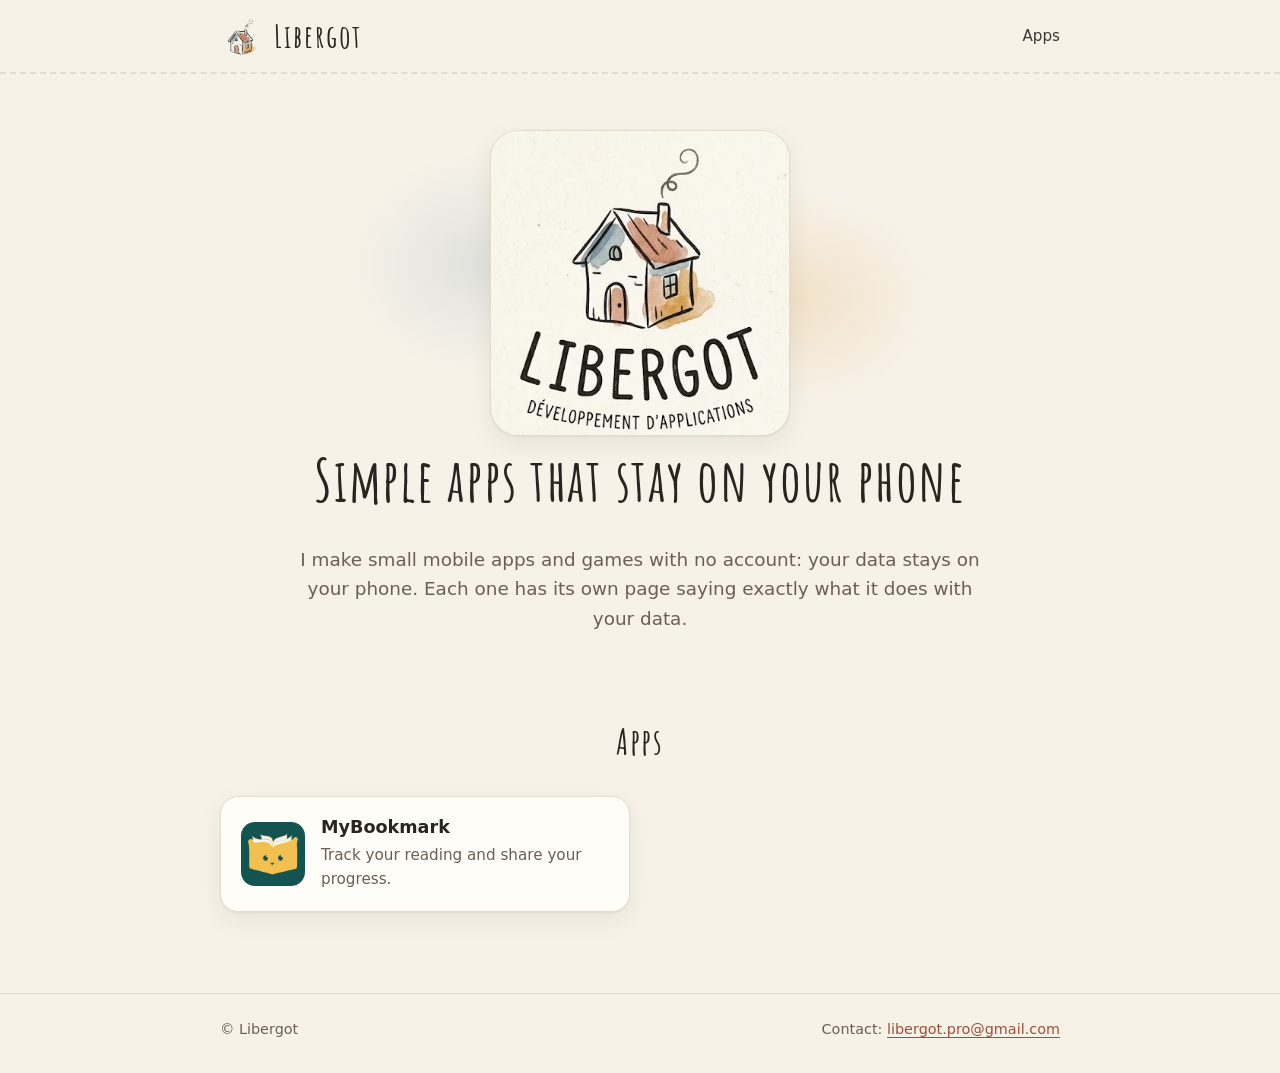
<file: index.html>
<!doctype html>
<html lang="en">
<head>
  <meta charset="utf-8">
  <meta name="viewport" content="width=device-width, initial-scale=1">
  <title>Libergot — apps and games</title>
  <meta name="description" content="Libergot makes small mobile apps and games: simple, no account, and your data stays on your phone.">
  <link rel="icon" href="/assets/img/favicon-32.png" type="image/png" sizes="64x64">
  <link rel="icon" href="/assets/img/libergot-512.png" type="image/png" sizes="512x512">
  <link rel="apple-touch-icon" href="/assets/img/libergot-180.png">
  <meta property="og:title" content="Libergot — apps and games">
  <meta property="og:image" content="https://benjamingott.github.io/assets/img/libergot-logo.png">
  <link rel="stylesheet" href="/assets/css/style.css">
</head>
<body>
  <header class="site-header">
    <div class="wrap">
      <a class="brand" href="/"><img src="/assets/img/libergot-maison.png" width="44" height="44" alt="">Libergot</a>
      <nav aria-label="Main navigation"><a href="/#apps">Apps</a></nav>
    </div>
  </header>

  <main>
    <div class="wrap">
      <section class="home-hero">
        <img class="home-logo" src="/assets/img/libergot-logo.webp" width="392" height="400"
             alt="Libergot logo: a little hand-drawn house with a smoking chimney, in watercolour, above the words “Libergot — Développement d'applications”">
        <h1>Simple apps that stay on your phone</h1>
        <p class="lead">
          I make small mobile apps and games with no account: your data stays
          on your phone. Each one has its own page saying exactly what it does
          with your data.
        </p>
      </section>

      <h2 id="apps" class="home-section">Apps</h2>
      <ul class="apps">
        <li>
          <a class="app-card" href="/mybookmark/">
            <img class="app-icon" src="/assets/img/mybookmark-icon-180.png" width="64" height="64" alt="">
            <div>
              <h3>MyBookmark</h3>
              <p>Track your reading and share your progress.</p>
            </div>
          </a>
        </li>
      </ul>
    </div>
  </main>

  <footer class="site-footer">
    <div class="wrap">
      <span>© Libergot</span>
      <span>Contact: <a href="mailto:libergot.pro@gmail.com">libergot.pro@gmail.com</a></span>
    </div>
  </footer>
</body>
</html>
</file>
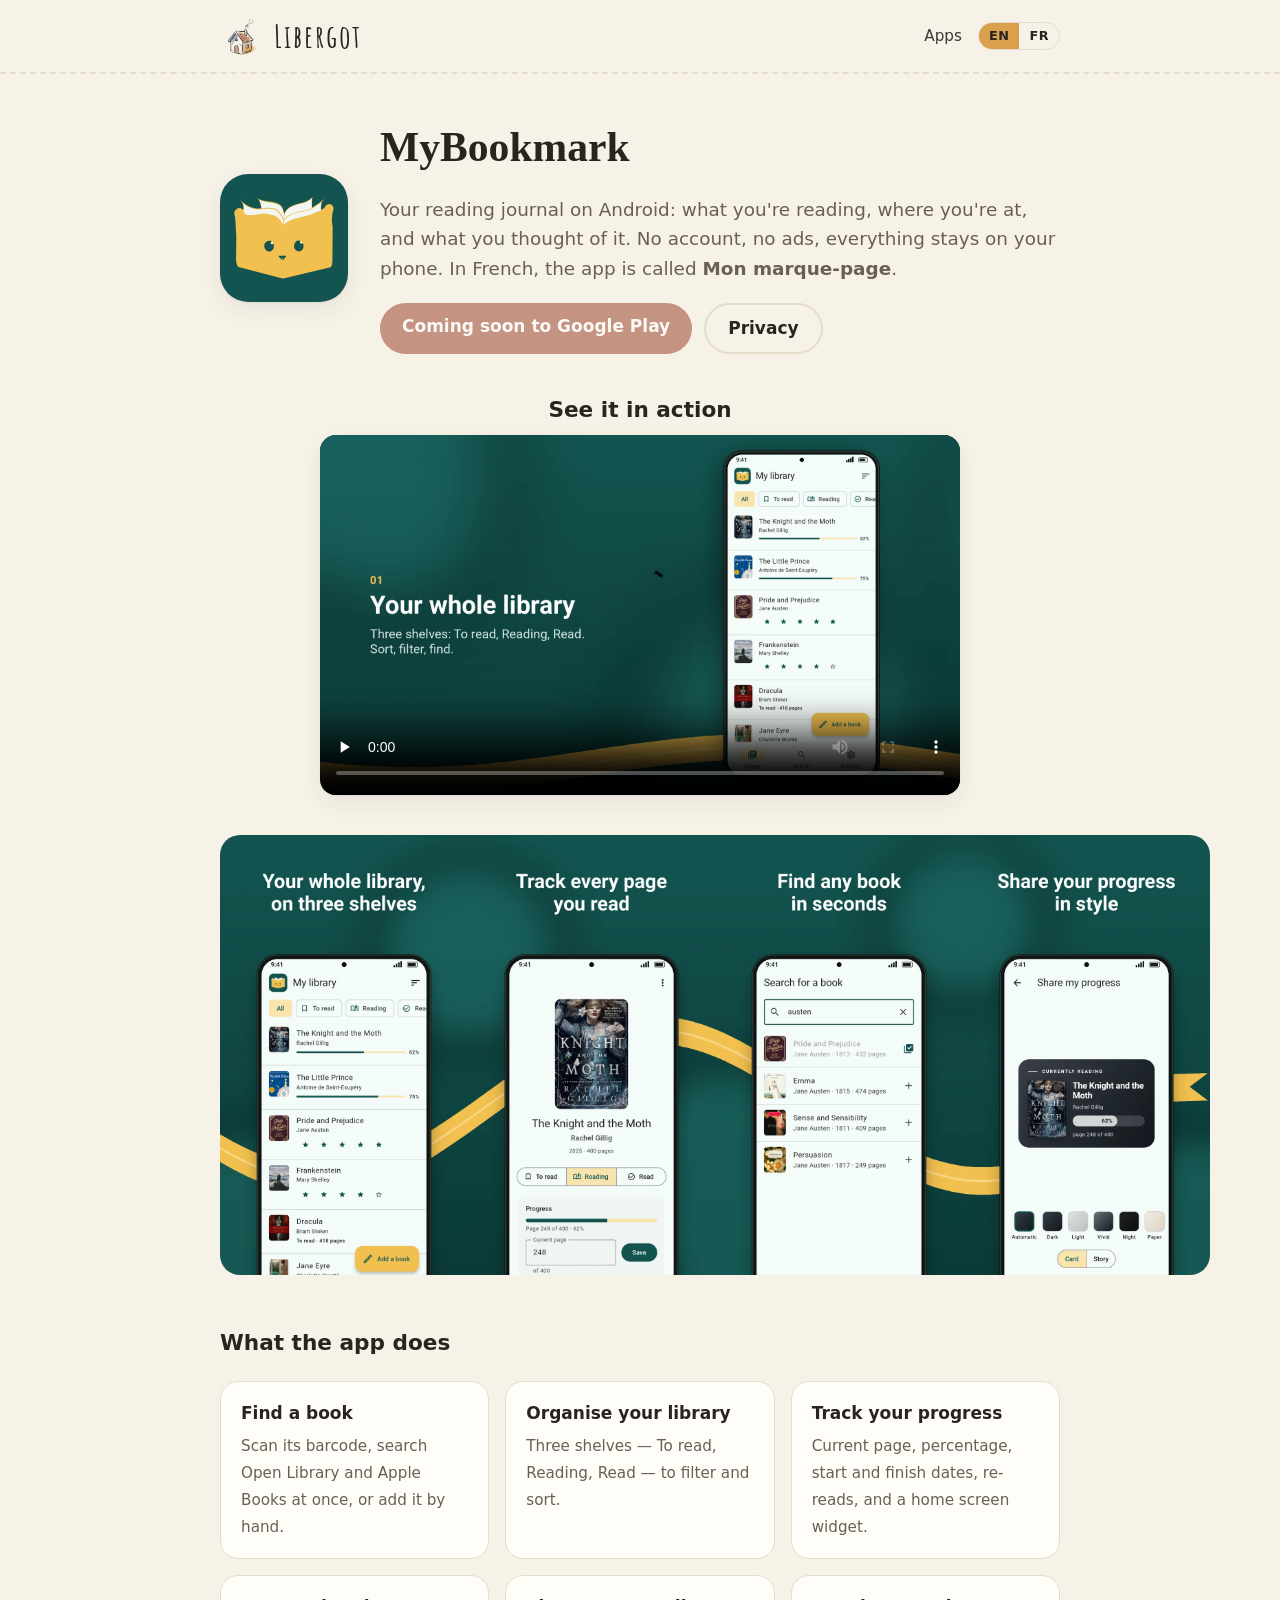
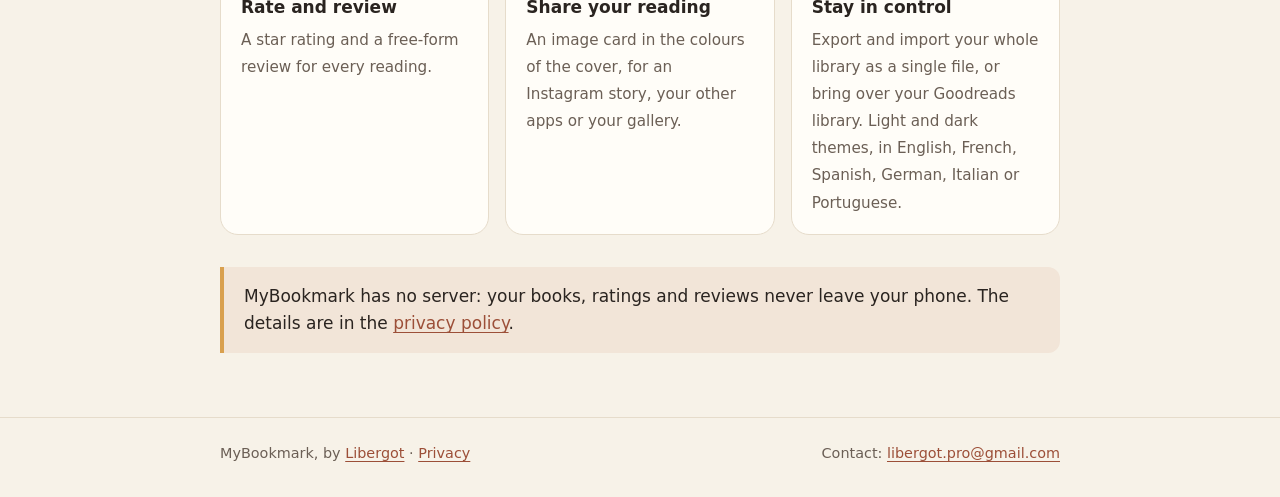
<file: biblivre/index.html>
<!doctype html>
<html lang="en">
<head>
  <meta charset="utf-8">
  <title>Page moved — MyBookmark</title>
  <!-- Old address (already given to Google or Meta): it forwards to the new one. -->
  <link rel="canonical" href="https://benjamingott.github.io/mybookmark/">
  <meta http-equiv="refresh" content="0; url=/mybookmark/">
  <meta name="robots" content="noindex">
</head>
<body>
  <p>This page has moved: <a href="/mybookmark/">/mybookmark/</a>.</p>
</body>
</html>
</file>
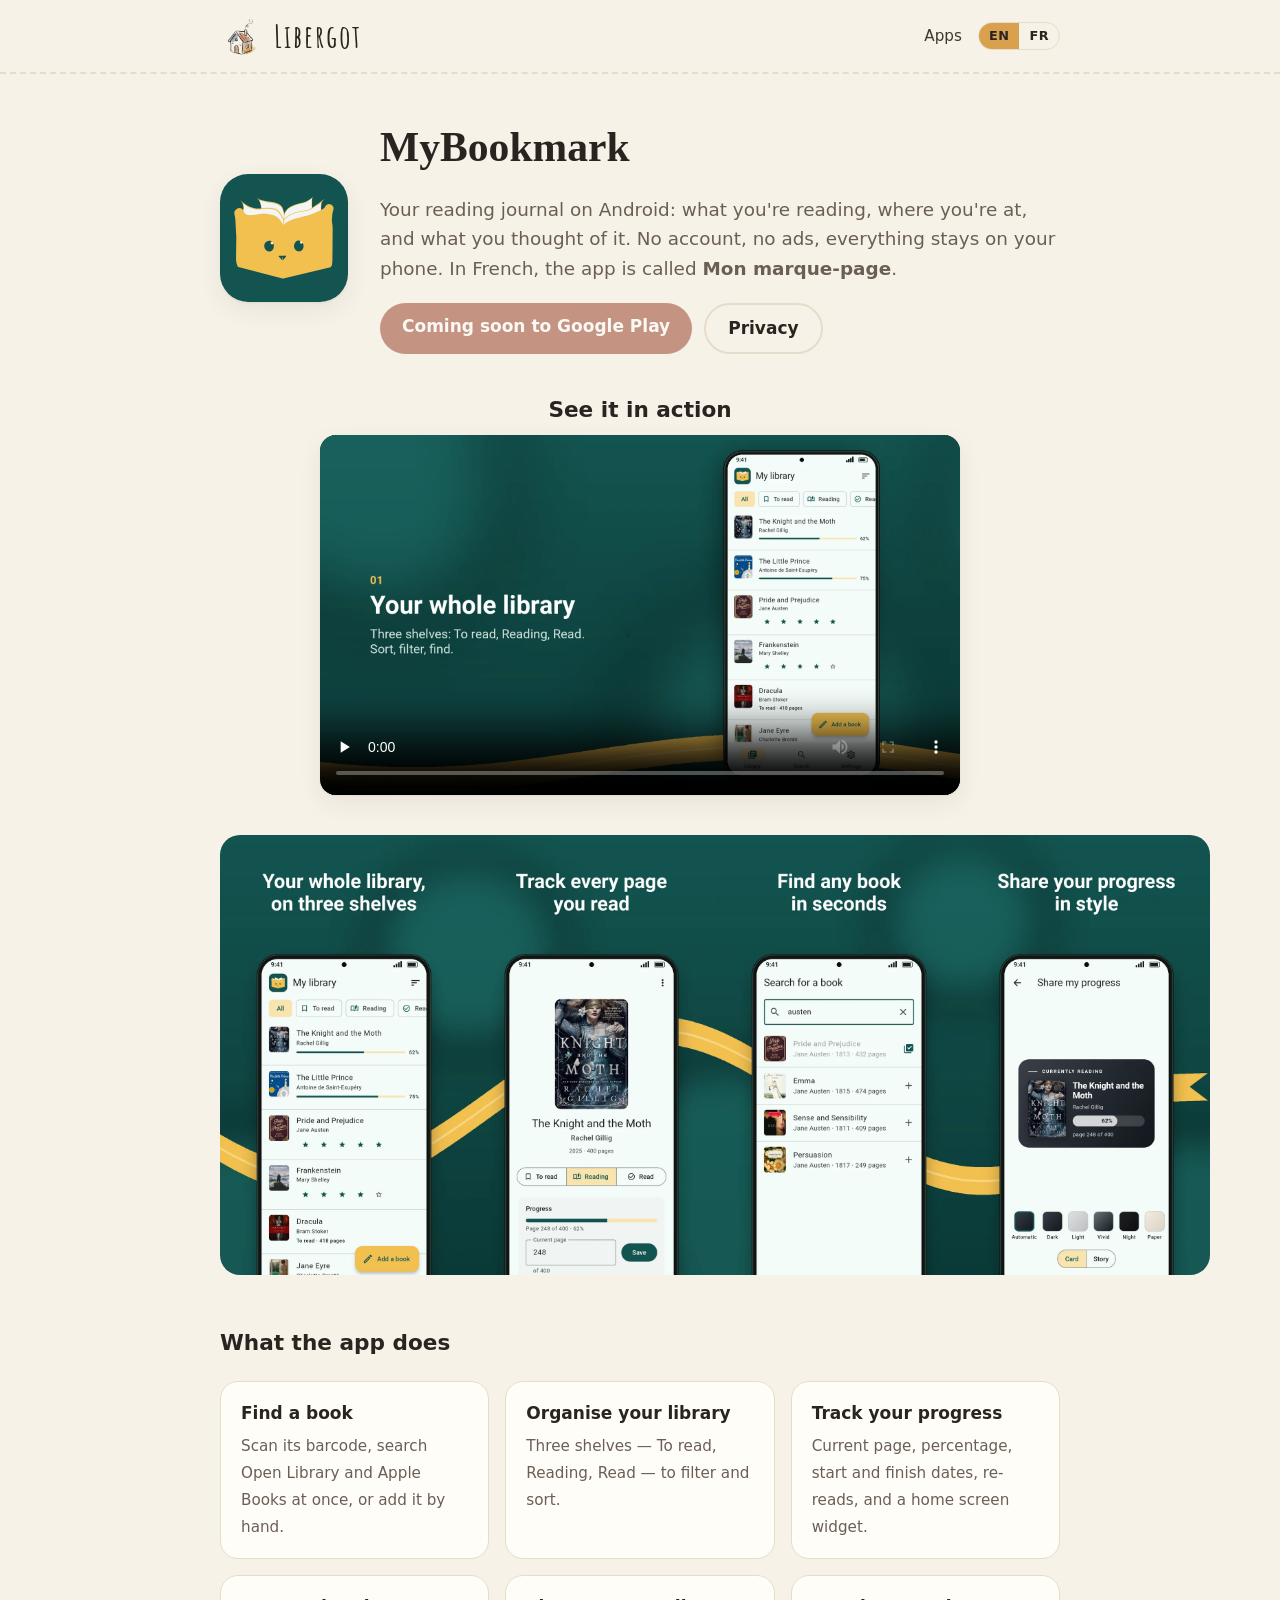
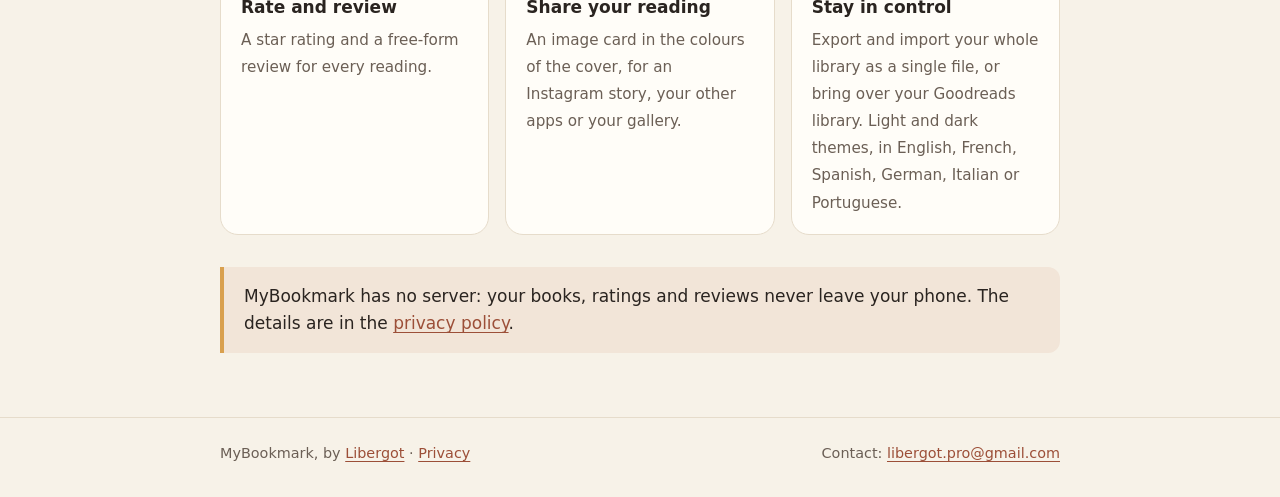
<file: mybookmark/index.html>
<!doctype html>
<html lang="en">
<head>
  <meta charset="utf-8">
  <meta name="viewport" content="width=device-width, initial-scale=1">
  <title>MyBookmark — reading tracker</title>
  <meta name="description" content="MyBookmark is a free Android app to track your reading: library, progress, ratings and shareable cards. No account, no ads, everything stays on your phone.">
  <link rel="icon" href="/assets/img/mybookmark-icon-180.png" type="image/png">
  <link rel="apple-touch-icon" href="/assets/img/mybookmark-icon-180.png">
  <meta property="og:title" content="MyBookmark — reading tracker">
  <meta property="og:description" content="Track your reading and share your progress. No account, no ads.">
  <meta property="og:image" content="https://benjamingott.github.io/assets/img/mybookmark-icon.png">
  <link rel="alternate" hreflang="en" href="https://benjamingott.github.io/mybookmark/">
  <link rel="alternate" hreflang="fr" href="https://benjamingott.github.io/mybookmark/fr/">
  <link rel="stylesheet" href="/assets/css/style.css">
</head>
<body>
  <header class="site-header">
    <div class="wrap">
      <a class="brand" href="/"><img src="/assets/img/libergot-maison.png" width="44" height="44" alt="">Libergot</a>
      <nav aria-label="Main navigation">
        <a href="/#apps">Apps</a>
        <span class="lang-switch" role="group" aria-label="Language">
          <a href="/mybookmark/" hreflang="en" lang="en" aria-current="page">EN</a>
          <a href="/mybookmark/fr/" hreflang="fr" lang="fr">FR</a>
        </span>
      </nav>
    </div>
  </header>

  <main>
    <div class="wrap">
      <div class="hero">
        <img class="app-icon" src="/assets/img/mybookmark-icon.png" width="128" height="128" alt="MyBookmark icon: a yellow owl-shaped book on a green background">
        <div class="hero-text">
          <h1>MyBookmark</h1>
          <p class="lead">
            Your reading journal on Android: what you're reading, where you're
            at, and what you thought of it. No account, no ads, everything stays
            on your phone. In French, the app is called
            <strong>Mon marque-page</strong>.
          </p>
          <div class="actions">
            <!-- Google Play link to add once the app is published. -->
            <a class="button" aria-disabled="true">Coming soon to Google Play</a>
            <a class="button secondary" href="/mybookmark/privacy/">Privacy</a>
          </div>
        </div>
      </div>
    </div>

    <!-- Presentation video, made from the real app, with original music (1920 × 1080, 35 s). -->
    <section class="wrap trailer" aria-label="Video">
      <h2>See it in action</h2>
      <video controls playsinline preload="none" width="1920" height="1080"
             poster="/assets/img/mybookmark-screens/video-poster.webp" aria-label="MyBookmark presentation video (35 seconds): the library, a book's progress, the search, a progress card to share, the card posted to an Instagram story, and the Goodreads import.">
        <source src="/assets/video/mybookmark-en.mp4" type="video/mp4">
        <source src="/assets/video/mybookmark-en.webm" type="video/webm">
        <p>Your browser can’t play this video. <a href="/assets/video/mybookmark-en.mp4">Download it (MP4, 3.6 MB)</a>.</p>
      </video>
    </section>

    <!-- Four panels drawn as one picture: side by side, the yellow ribbon
         runs from one to the next. Regenerate with tool/screenshots in the
         app repository. -->
    <section class="gallery" aria-label="Screenshots">
      <div class="gallery-track" tabindex="0">
        <img src="/assets/img/mybookmark-screens/panel-1.webp" width="720" height="1280"
             alt="Your whole library, on three shelves: the library screen, with The Knight and the Moth and The Little Prince in progress, and classics read or to read.">
        <img src="/assets/img/mybookmark-screens/panel-2.webp" width="720" height="1280"
             alt="Track every page you read: the page of The Knight and the Moth, at page 248 of 400.">
        <img src="/assets/img/mybookmark-screens/panel-3.webp" width="720" height="1280" loading="lazy"
             alt="Find any book in seconds: search results for Jane Austen, with covers.">
        <img src="/assets/img/mybookmark-screens/panel-4.webp" width="720" height="1280" loading="lazy"
             alt="Share your progress in style: a progress card for The Knight and the Moth, in the colours of its cover, ready for an Instagram story.">
      </div>
    </section>

    <div class="wrap">
      <h2>What the app does</h2>
      <ul class="features">
        <li>
          <strong>Find a book</strong>
          <span>Scan its barcode, search Open Library and Apple Books at once, or add it by hand.</span>
        </li>
        <li>
          <strong>Organise your library</strong>
          <span>Three shelves — To read, Reading, Read — to filter and sort.</span>
        </li>
        <li>
          <strong>Track your progress</strong>
          <span>Current page, percentage, start and finish dates, re-reads, and a home screen widget.</span>
        </li>
        <li>
          <strong>Rate and review</strong>
          <span>A star rating and a free-form review for every reading.</span>
        </li>
        <li>
          <strong>Share your reading</strong>
          <span>An image card in the colours of the cover, for an Instagram story, your other apps or your gallery.</span>
        </li>
        <li>
          <strong>Stay in control</strong>
          <span>Export and import your whole library as a single file, or bring over your Goodreads library. Light and dark themes, in English, French, Spanish, German, Italian or Portuguese.</span>
        </li>
      </ul>

      <p class="note">
        MyBookmark has no server: your books, ratings and reviews never leave
        your phone. The details are in the
        <a href="/mybookmark/privacy/">privacy policy</a>.
      </p>
    </div>
  </main>

  <footer class="site-footer">
    <div class="wrap">
      <span>MyBookmark, by <a href="/">Libergot</a> · <a href="/mybookmark/privacy/">Privacy</a></span>
      <span>Contact: <a href="mailto:libergot.pro@gmail.com">libergot.pro@gmail.com</a></span>
    </div>
  </footer>
</body>
</html>
</file>
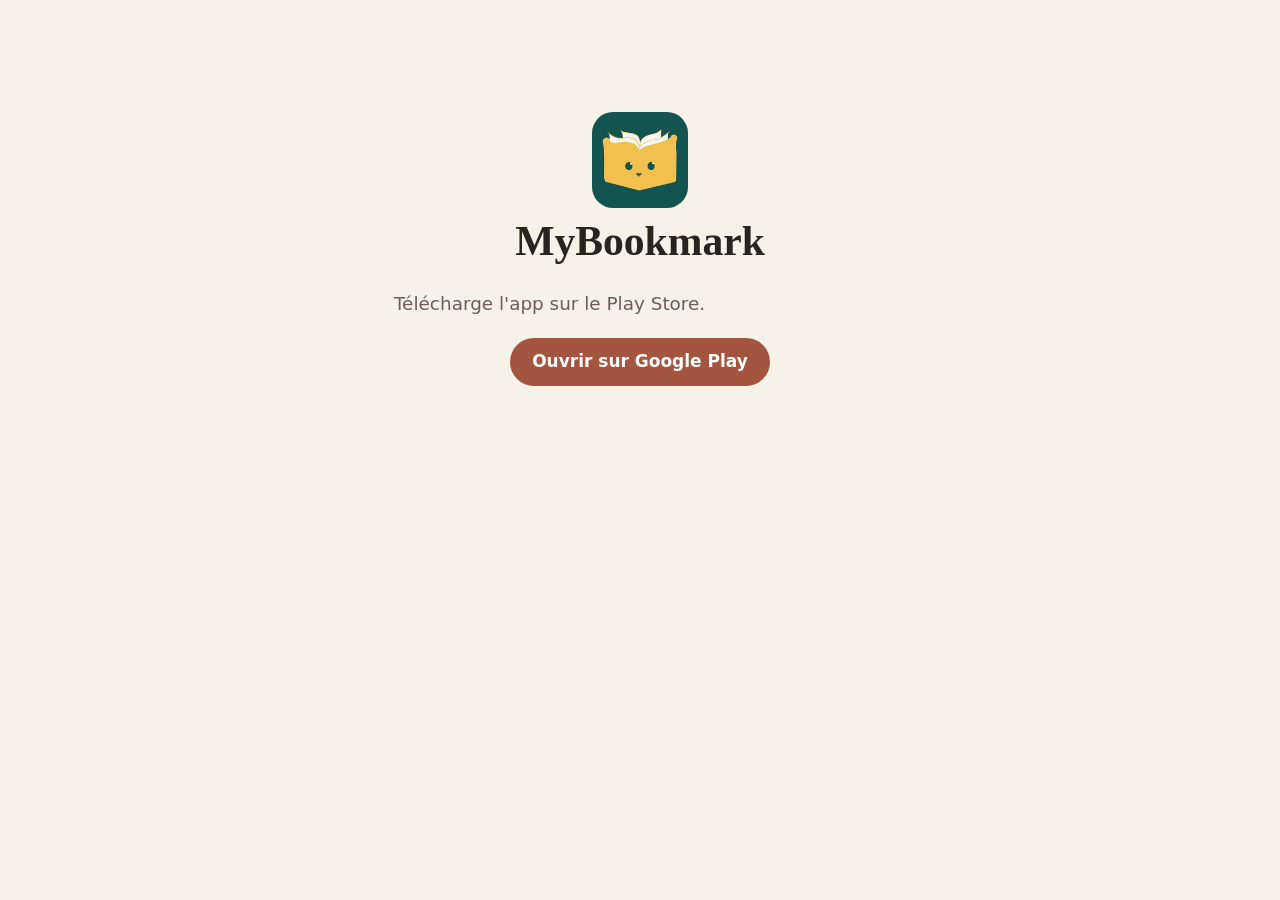
<file: zx7-plume-qk42/index.html>
<!doctype html>
<html lang="fr">
<head>
  <meta charset="utf-8">
  <meta name="viewport" content="width=device-width, initial-scale=1">
  <title>MyBookmark — Google Play</title>
  <meta name="robots" content="noindex, nofollow">
  <link rel="icon" href="/assets/img/mybookmark-icon-180.png" type="image/png">
  <link rel="stylesheet" href="/assets/css/style.css">
</head>
<body>
  <main>
    <div class="wrap" style="text-align:center;padding:4rem 0">
      <img src="/assets/img/mybookmark-icon-180.png" width="96" height="96" alt="" style="border-radius:22%">
      <h1>MyBookmark</h1>
      <p class="lead">Télécharge l'app sur le Play Store.</p>
      <div class="actions" style="justify-content:center">
        <a class="button" href="https://play.google.com/store/apps/details?id=com.libergot.mybookmark&amp;pcampaignid=web_share" rel="noopener">Ouvrir sur Google Play</a>
      </div>
    </div>
  </main>
</body>
</html>
</file>
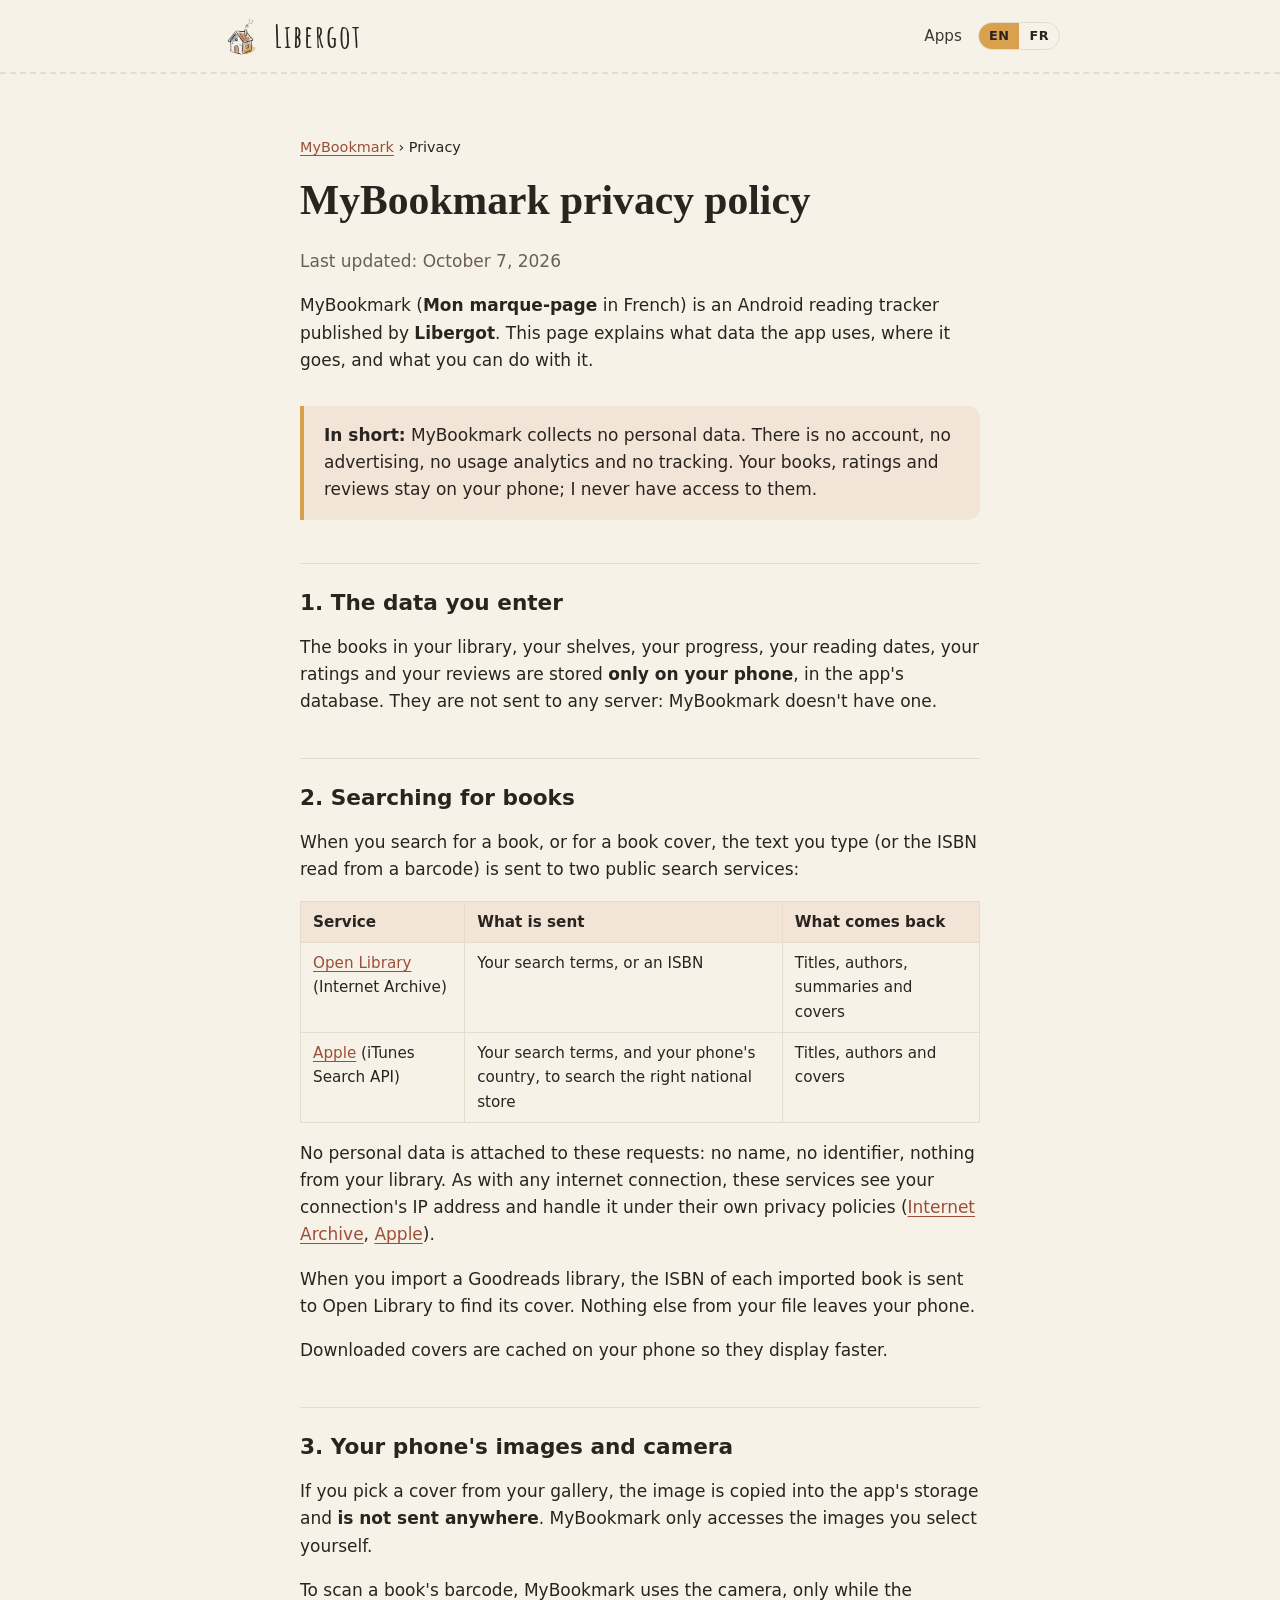
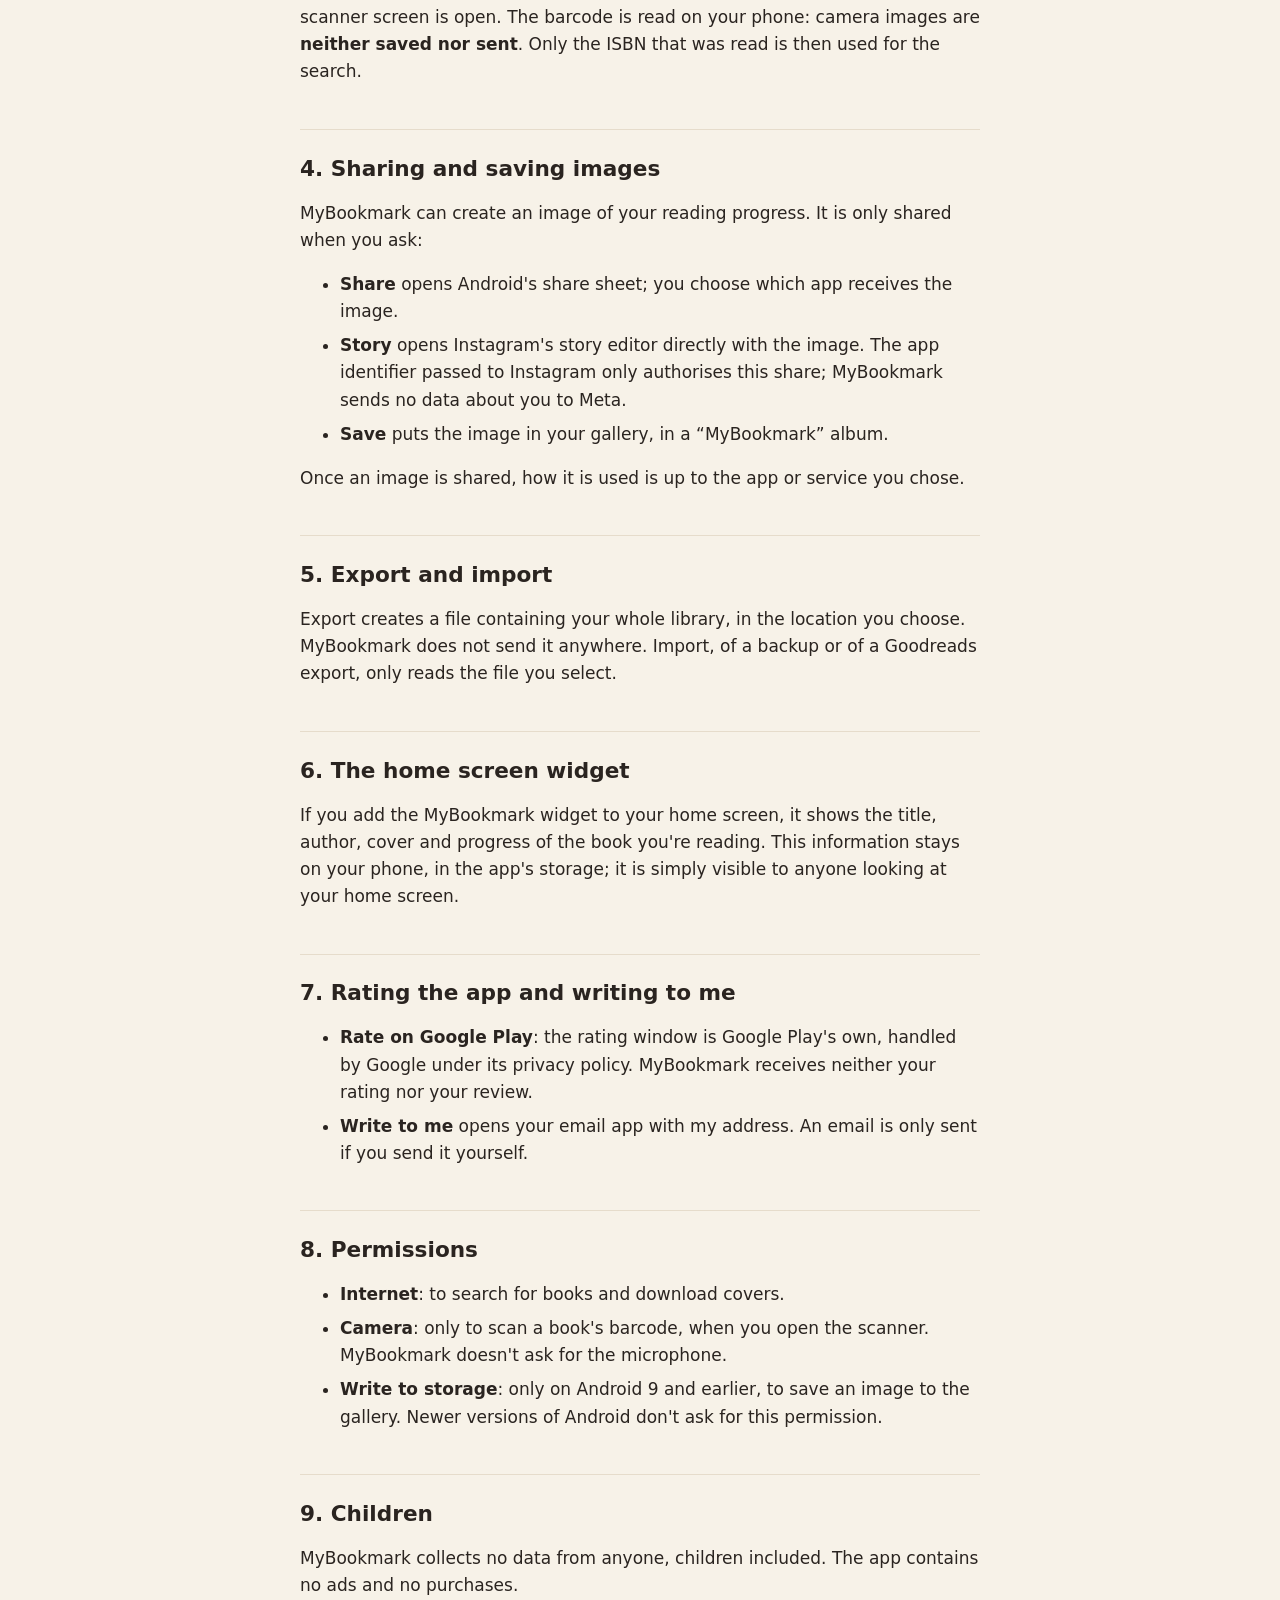
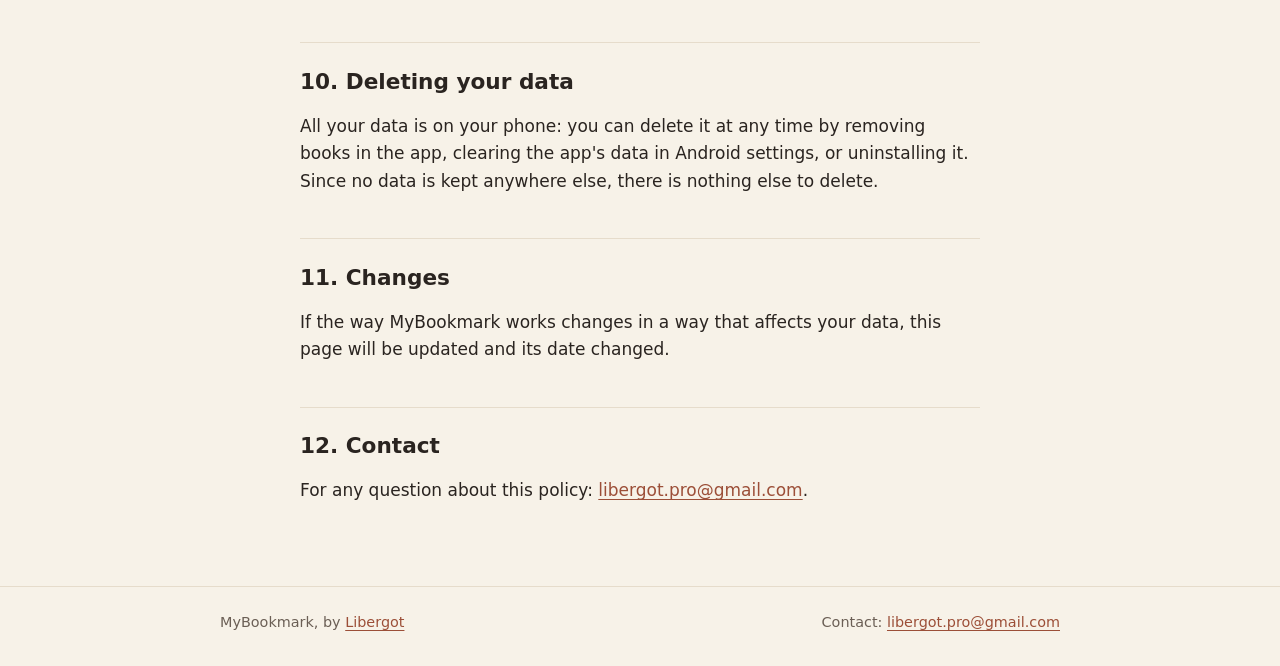
<file: biblivre/confidentialite/index.html>
<!doctype html>
<html lang="en">
<head>
  <meta charset="utf-8">
  <title>Page moved — MyBookmark</title>
  <!-- Old address (already given to Google or Meta): it forwards to the new one. -->
  <link rel="canonical" href="https://benjamingott.github.io/mybookmark/privacy/">
  <meta http-equiv="refresh" content="0; url=/mybookmark/privacy/">
  <meta name="robots" content="noindex">
</head>
<body>
  <p>This page has moved: <a href="/mybookmark/privacy/">/mybookmark/privacy/</a>.</p>
</body>
</html>
</file>
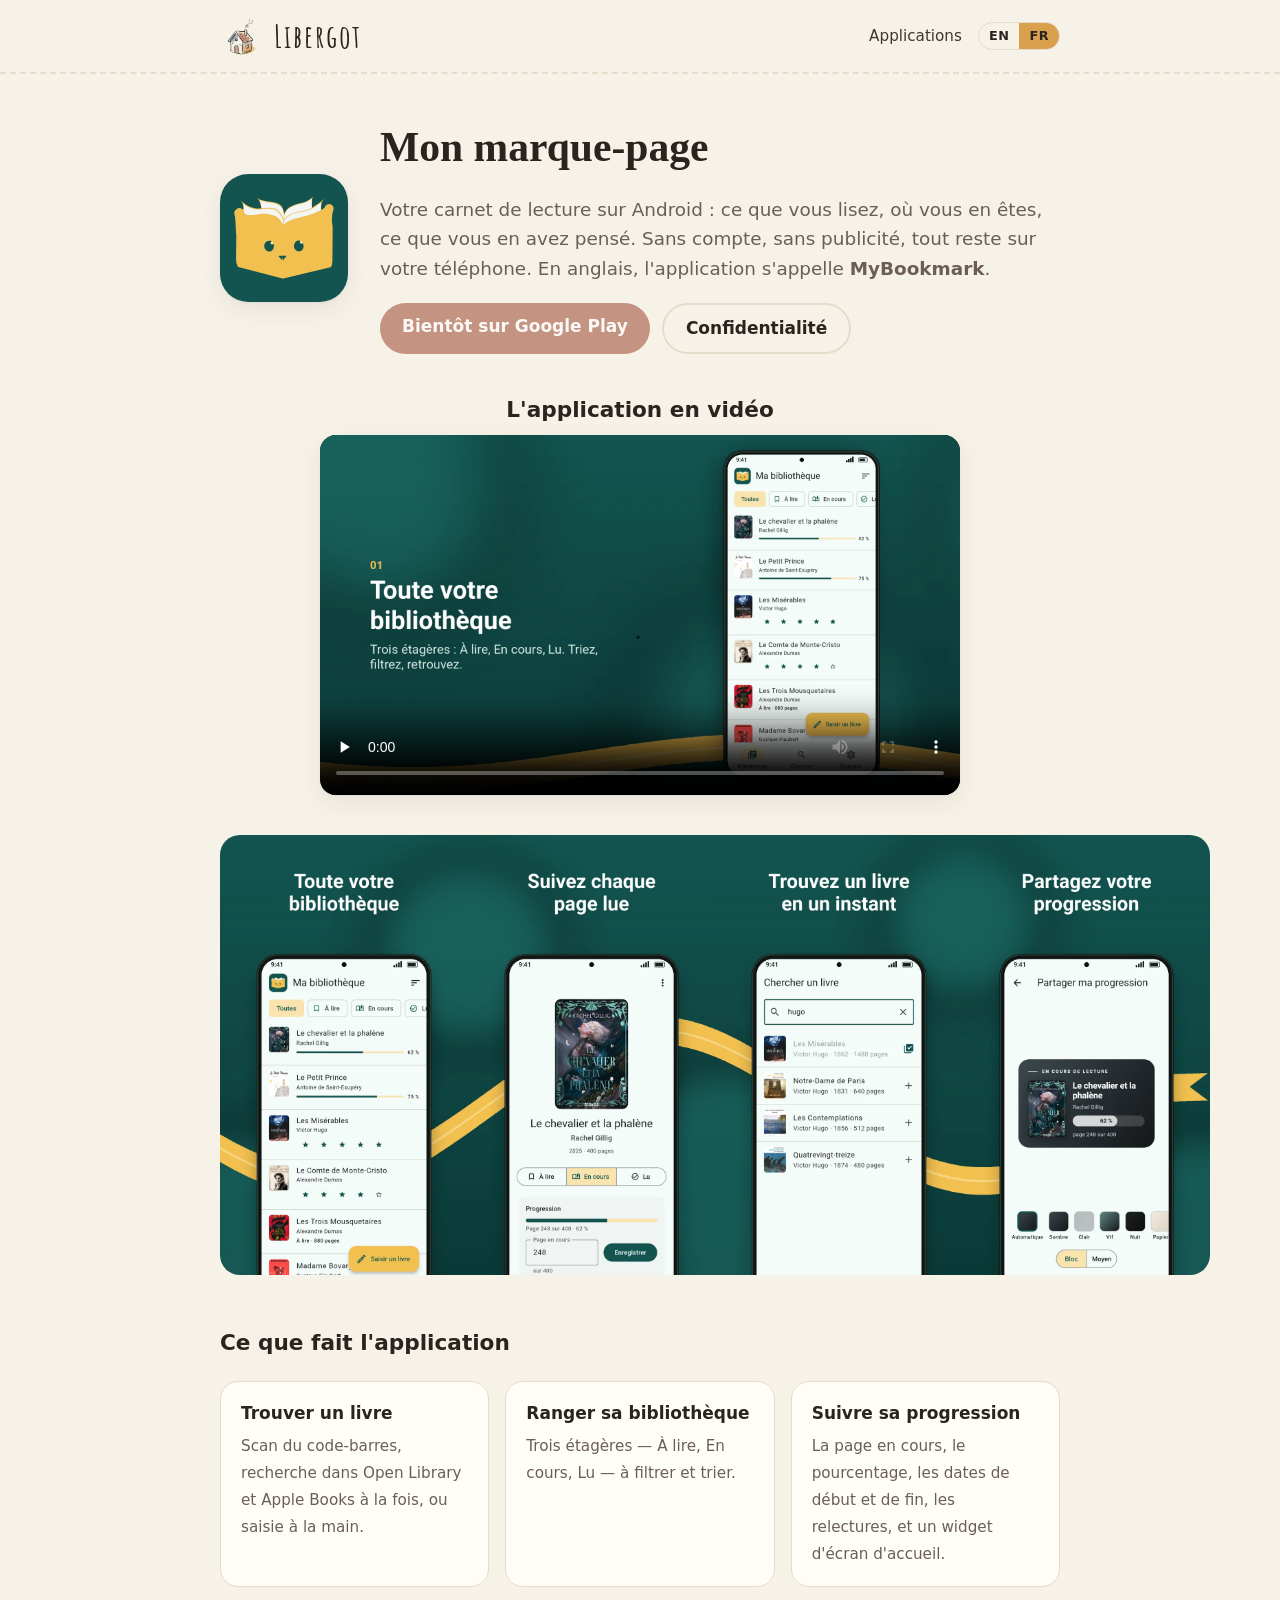
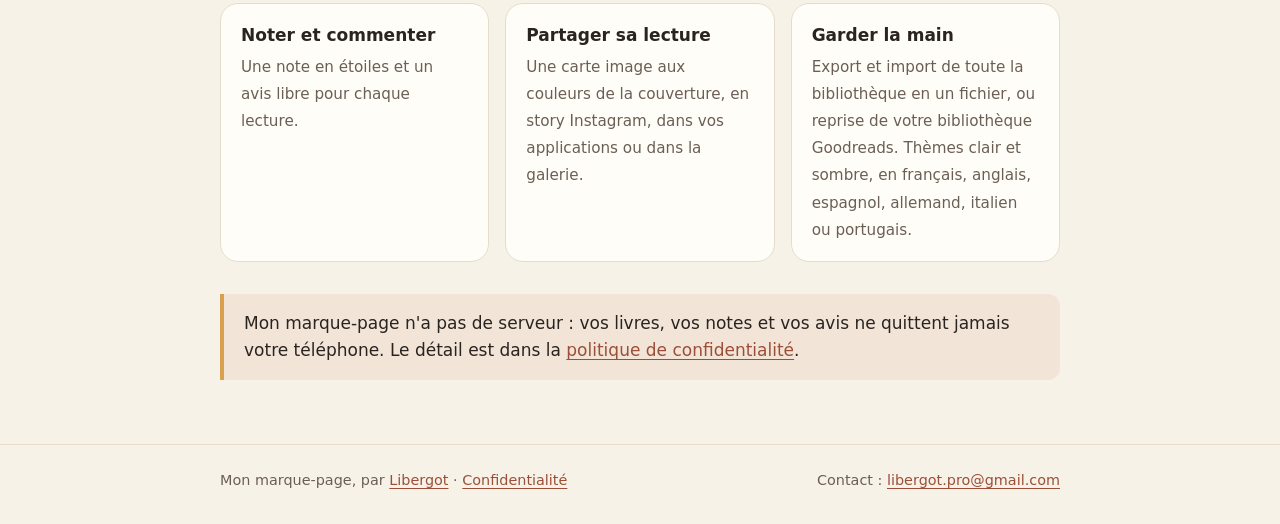
<file: mybookmark/fr/index.html>
<!doctype html>
<html lang="fr">
<head>
  <meta charset="utf-8">
  <meta name="viewport" content="width=device-width, initial-scale=1">
  <title>Mon marque-page — suivi de lecture</title>
  <meta name="description" content="Mon marque-page (MyBookmark en anglais), application Android gratuite pour suivre ses lectures : bibliothèque, progression, notes et cartes à partager. Sans compte, sans publicité, tout reste sur le téléphone.">
  <link rel="icon" href="/assets/img/mybookmark-icon-180.png" type="image/png">
  <link rel="apple-touch-icon" href="/assets/img/mybookmark-icon-180.png">
  <link rel="alternate" hreflang="en" href="https://benjamingott.github.io/mybookmark/">
  <link rel="alternate" hreflang="fr" href="https://benjamingott.github.io/mybookmark/fr/">
  <meta property="og:title" content="Mon marque-page — suivi de lecture">
  <meta property="og:description" content="Suivez vos lectures et partagez votre progression. Sans compte, sans publicité.">
  <meta property="og:image" content="https://benjamingott.github.io/assets/img/mybookmark-icon.png">
  <link rel="stylesheet" href="/assets/css/style.css">
</head>
<body>
  <header class="site-header">
    <div class="wrap">
      <a class="brand" href="/"><img src="/assets/img/libergot-maison.png" width="44" height="44" alt="">Libergot</a>
      <nav aria-label="Navigation principale">
        <a href="/#apps">Applications</a>
        <span class="lang-switch" role="group" aria-label="Langue">
          <a href="/mybookmark/" hreflang="en" lang="en">EN</a>
          <a href="/mybookmark/fr/" hreflang="fr" lang="fr" aria-current="page">FR</a>
        </span>
      </nav>
    </div>
  </header>

  <main>
    <div class="wrap">
      <div class="hero">
        <img class="app-icon" src="/assets/img/mybookmark-icon.png" width="128" height="128" alt="Icône de Mon marque-page : un livre-hibou jaune sur fond vert">
        <div class="hero-text">
          <h1>Mon marque-page</h1>
          <p class="lead">
            Votre carnet de lecture sur Android : ce que vous lisez, où vous en
            êtes, ce que vous en avez pensé. Sans compte, sans publicité, tout
            reste sur votre téléphone. En anglais, l'application s'appelle
            <strong>MyBookmark</strong>.
          </p>
          <div class="actions">
            <!-- Lien Google Play à ajouter à la publication de l'application. -->
            <a class="button" aria-disabled="true">Bientôt sur Google Play</a>
            <a class="button secondary" href="/mybookmark/fr/privacy/">Confidentialité</a>
          </div>
        </div>
      </div>
    </div>

    <!-- Vidéo de présentation, tirée de la vraie application, avec une musique originale (1920 × 1080, 35 s). -->
    <section class="wrap trailer" aria-label="Vidéo">
      <h2>L'application en vidéo</h2>
      <video controls playsinline preload="none" width="1920" height="1080"
             poster="/assets/img/mybookmark-screens/fr/video-poster.webp" aria-label="Vidéo de présentation de Mon marque-page (35 secondes) : la bibliothèque, la progression d'un livre, la recherche, une carte de progression à partager, la carte publiée en story Instagram et l'import Goodreads.">
        <source src="/assets/video/mybookmark-fr.mp4" type="video/mp4">
        <source src="/assets/video/mybookmark-fr.webm" type="video/webm">
        <p>Votre navigateur ne sait pas lire cette vidéo. <a href="/assets/video/mybookmark-fr.mp4">Téléchargez-la (MP4, 3,7 Mo)</a>.</p>
      </video>
    </section>

    <!-- Quatre panneaux découpés dans une seule image : côte à côte, le ruban
         jaune passe de l'un à l'autre. Générés par tool/screenshots dans le
         dépôt de l'app. -->
    <section class="gallery" aria-label="Captures d'écran">
      <div class="gallery-track" tabindex="0">
        <img src="/assets/img/mybookmark-screens/fr/panel-1.webp" width="720" height="1280"
             alt="Toute votre bibliothèque : l'écran de la bibliothèque, avec Le chevalier et la phalène et Le Petit Prince en cours, et des classiques lus ou à lire.">
        <img src="/assets/img/mybookmark-screens/fr/panel-2.webp" width="720" height="1280"
             alt="Suivez chaque page lue : la fiche du Chevalier et la phalène, à la page 248 sur 400.">
        <img src="/assets/img/mybookmark-screens/fr/panel-3.webp" width="720" height="1280" loading="lazy"
             alt="Trouvez un livre en un instant : les résultats de la recherche « hugo », avec leurs couvertures.">
        <img src="/assets/img/mybookmark-screens/fr/panel-4.webp" width="720" height="1280" loading="lazy"
             alt="Partagez votre progression : une carte pour Le chevalier et la phalène, aux couleurs de sa couverture, prête pour une story Instagram.">
      </div>
    </section>

    <div class="wrap">
      <h2>Ce que fait l'application</h2>
      <ul class="features">
        <li>
          <strong>Trouver un livre</strong>
          <span>Scan du code-barres, recherche dans Open Library et Apple Books à la fois, ou saisie à la main.</span>
        </li>
        <li>
          <strong>Ranger sa bibliothèque</strong>
          <span>Trois étagères — À lire, En cours, Lu — à filtrer et trier.</span>
        </li>
        <li>
          <strong>Suivre sa progression</strong>
          <span>La page en cours, le pourcentage, les dates de début et de fin, les relectures, et un widget d'écran d'accueil.</span>
        </li>
        <li>
          <strong>Noter et commenter</strong>
          <span>Une note en étoiles et un avis libre pour chaque lecture.</span>
        </li>
        <li>
          <strong>Partager sa lecture</strong>
          <span>Une carte image aux couleurs de la couverture, en story Instagram, dans vos applications ou dans la galerie.</span>
        </li>
        <li>
          <strong>Garder la main</strong>
          <span>Export et import de toute la bibliothèque en un fichier, ou reprise de votre bibliothèque Goodreads. Thèmes clair et sombre, en français, anglais, espagnol, allemand, italien ou portugais.</span>
        </li>
      </ul>

      <p class="note">
        Mon marque-page n'a pas de serveur : vos livres, vos notes et vos avis
        ne quittent jamais votre téléphone. Le détail est dans la
        <a href="/mybookmark/fr/privacy/">politique de confidentialité</a>.
      </p>
    </div>
  </main>

  <footer class="site-footer">
    <div class="wrap">
      <span>Mon marque-page, par <a href="/">Libergot</a> · <a href="/mybookmark/fr/privacy/">Confidentialité</a></span>
      <span>Contact : <a href="mailto:libergot.pro@gmail.com">libergot.pro@gmail.com</a></span>
    </div>
  </footer>
</body>
</html>
</file>
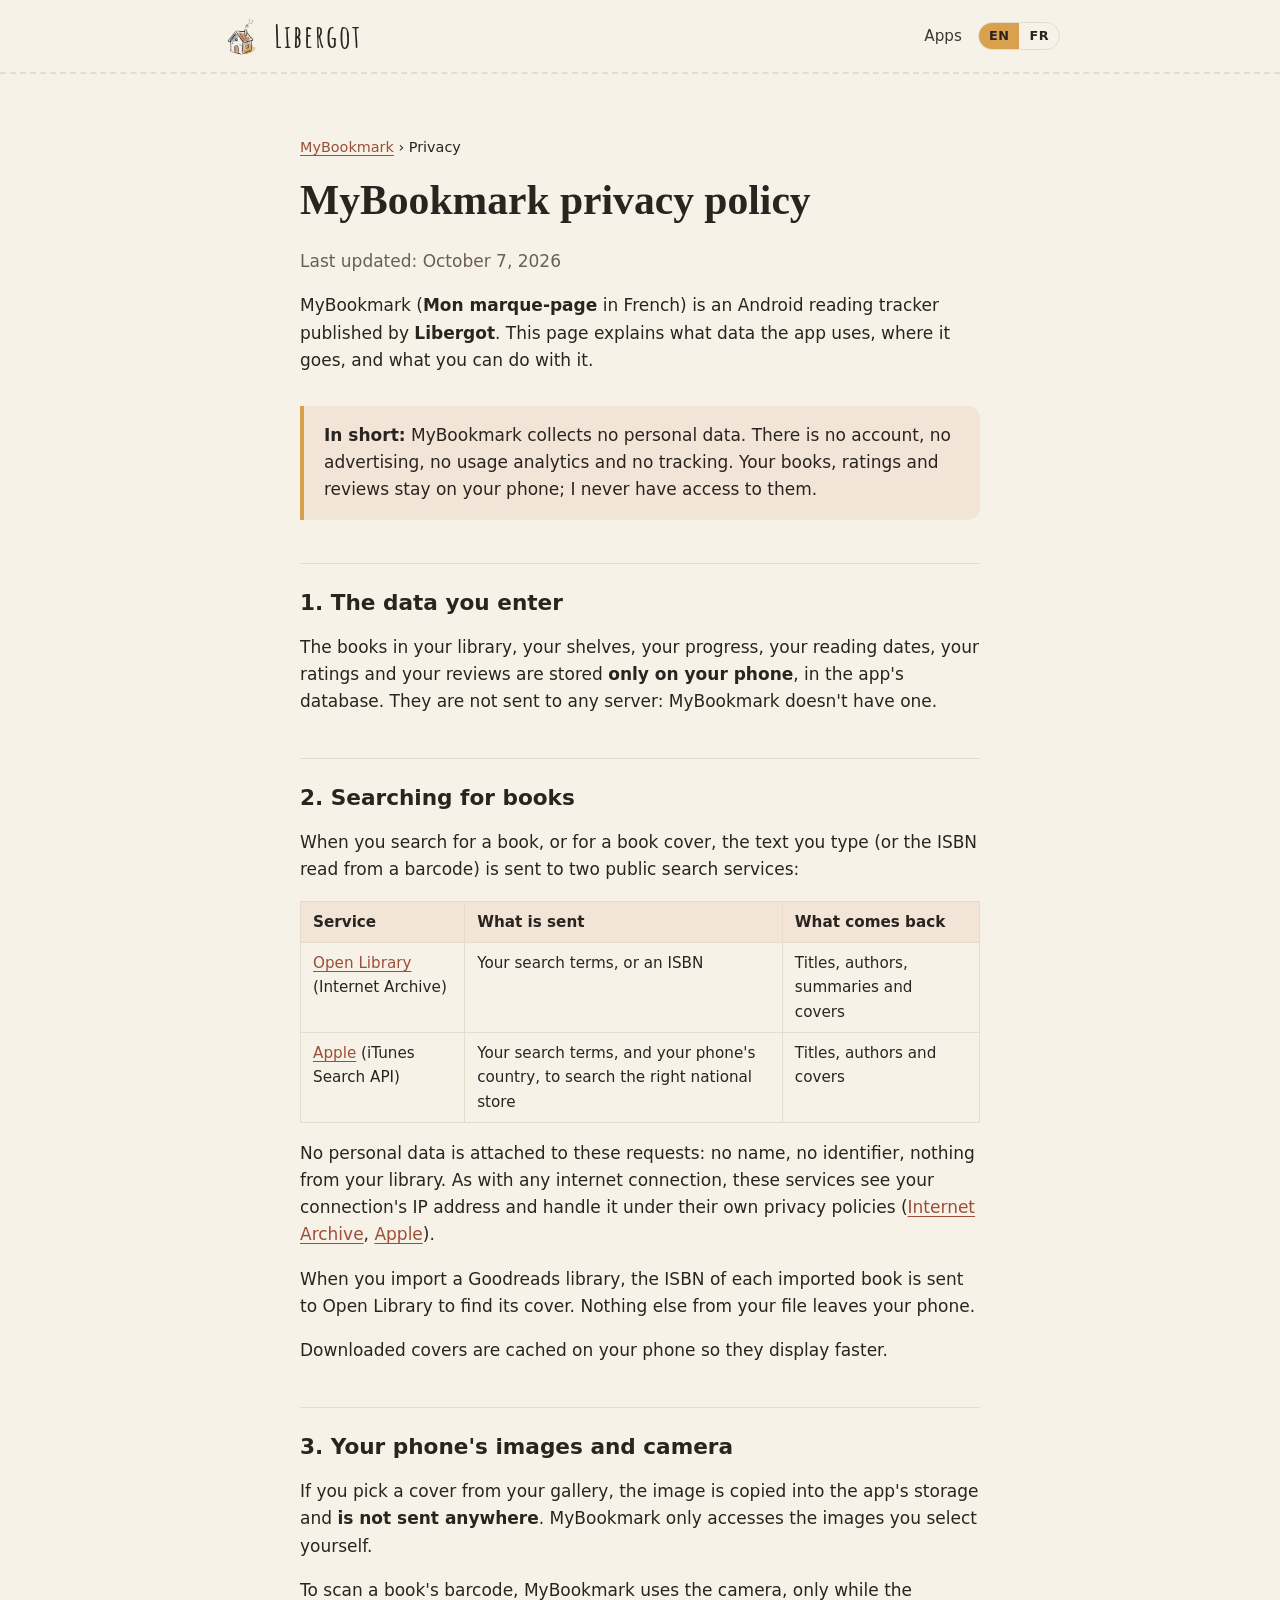
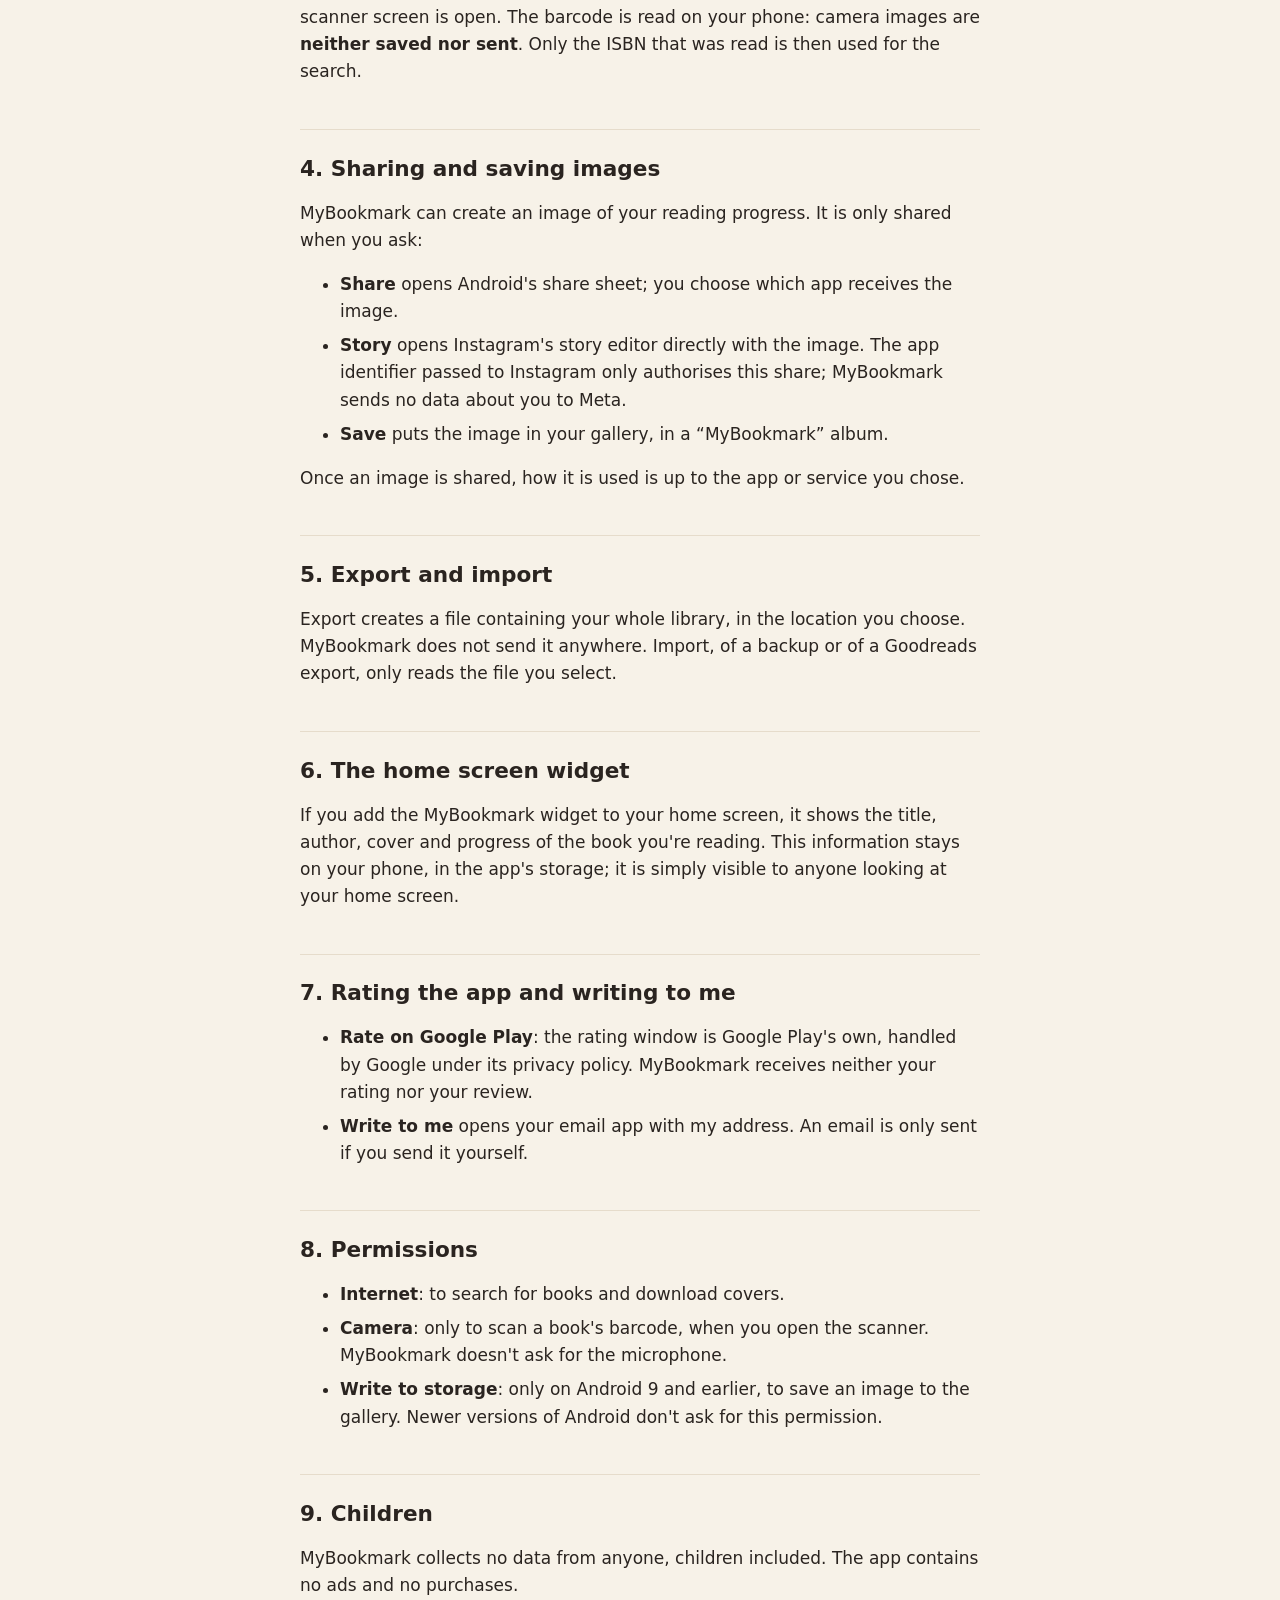
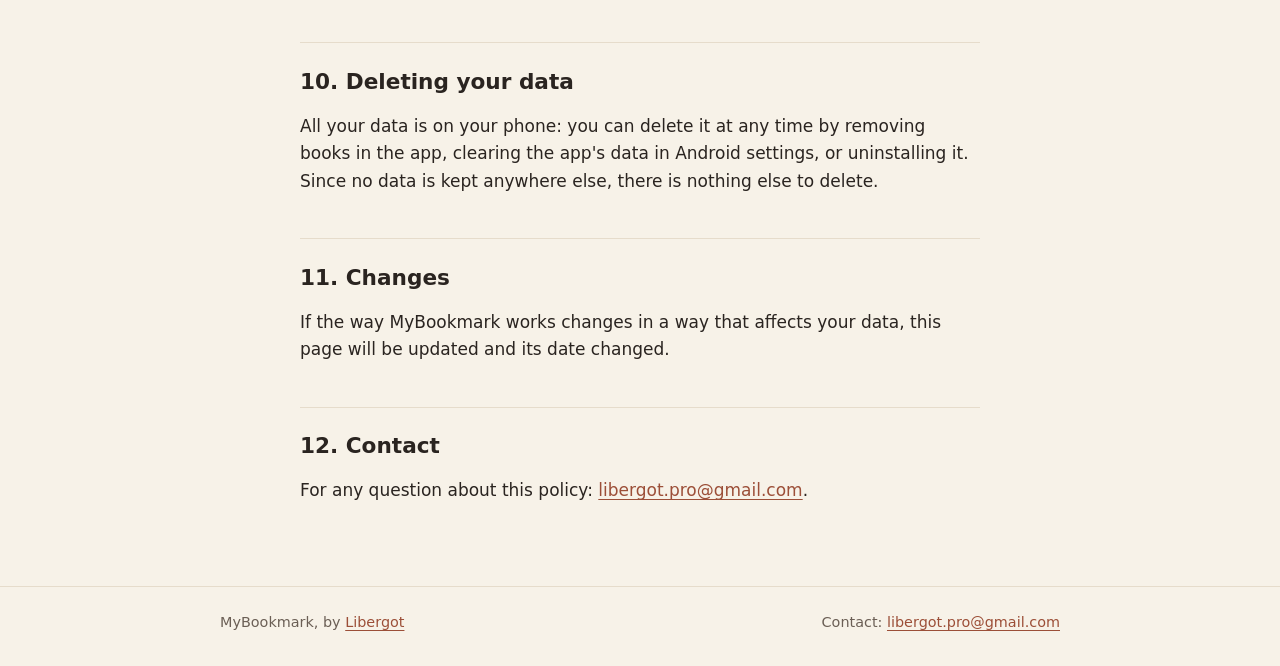
<file: mybookmark/privacy/index.html>
<!doctype html>
<html lang="en">
<head>
  <meta charset="utf-8">
  <meta name="viewport" content="width=device-width, initial-scale=1">
  <title>MyBookmark — privacy policy</title>
  <meta name="description" content="Privacy policy of the MyBookmark app: no data collected, everything stays on your phone.">
  <link rel="icon" href="/assets/img/mybookmark-icon-180.png" type="image/png">
  <link rel="alternate" hreflang="en" href="https://benjamingott.github.io/mybookmark/privacy/">
  <link rel="alternate" hreflang="fr" href="https://benjamingott.github.io/mybookmark/fr/privacy/">
  <link rel="stylesheet" href="/assets/css/style.css">
</head>
<body>
  <header class="site-header">
    <div class="wrap">
      <a class="brand" href="/"><img src="/assets/img/libergot-maison.png" width="44" height="44" alt="">Libergot</a>
      <nav aria-label="Main navigation">
        <a href="/#apps">Apps</a>
        <span class="lang-switch" role="group" aria-label="Language">
          <a href="/mybookmark/privacy/" hreflang="en" lang="en" aria-current="page">EN</a>
          <a href="/mybookmark/fr/privacy/" hreflang="fr" lang="fr">FR</a>
        </span>
      </nav>
    </div>
  </header>

  <main>
    <article class="wrap narrow prose">
      <p class="breadcrumb"><a href="/mybookmark/">MyBookmark</a> › Privacy</p>
      <h1>MyBookmark privacy policy</h1>
      <p class="muted">Last updated: October 7, 2026</p>

      <p>
        MyBookmark (<strong>Mon marque-page</strong> in French) is an Android
        reading tracker published by <strong>Libergot</strong>. This page
        explains what data the app uses, where it goes, and what you can do
        with it.
      </p>

      <p class="note">
        <strong>In short:</strong> MyBookmark collects no personal data. There
        is no account, no advertising, no usage analytics and no tracking. Your
        books, ratings and reviews stay on your phone; I never have access to
        them.
      </p>

      <h2>1. The data you enter</h2>
      <p>
        The books in your library, your shelves, your progress, your reading
        dates, your ratings and your reviews are stored
        <strong>only on your phone</strong>, in the app's database. They are
        not sent to any server: MyBookmark doesn't have one.
      </p>

      <h2>2. Searching for books</h2>
      <p>
        When you search for a book, or for a book cover, the text you type (or
        the ISBN read from a barcode) is sent to two public search services:
      </p>
      <table>
        <thead>
          <tr><th>Service</th><th>What is sent</th><th>What comes back</th></tr>
        </thead>
        <tbody>
          <tr>
            <td><a href="https://openlibrary.org/">Open Library</a> (Internet Archive)</td>
            <td>Your search terms, or an ISBN</td>
            <td>Titles, authors, summaries and covers</td>
          </tr>
          <tr>
            <td><a href="https://www.apple.com/legal/privacy/">Apple</a> (iTunes Search API)</td>
            <td>Your search terms, and your phone's country, to search the right national store</td>
            <td>Titles, authors and covers</td>
          </tr>
        </tbody>
      </table>
      <p>
        No personal data is attached to these requests: no name, no identifier,
        nothing from your library. As with any internet connection, these
        services see your connection's IP address and handle it under their own
        privacy policies
        (<a href="https://archive.org/about/terms.php">Internet Archive</a>,
        <a href="https://www.apple.com/legal/privacy/">Apple</a>).
      </p>
      <p>
        When you import a Goodreads library, the ISBN of each imported book is
        sent to Open Library to find its cover. Nothing else from your file
        leaves your phone.
      </p>
      <p>
        Downloaded covers are cached on your phone so they display faster.
      </p>

      <h2>3. Your phone's images and camera</h2>
      <p>
        If you pick a cover from your gallery, the image is copied into the
        app's storage and <strong>is not sent anywhere</strong>. MyBookmark only
        accesses the images you select yourself.
      </p>
      <p>
        To scan a book's barcode, MyBookmark uses the camera, only while the
        scanner screen is open. The barcode is read on your phone: camera
        images are <strong>neither saved nor sent</strong>. Only the ISBN that
        was read is then used for the search.
      </p>

      <h2>4. Sharing and saving images</h2>
      <p>
        MyBookmark can create an image of your reading progress. It is only
        shared when you ask:
      </p>
      <ul>
        <li>
          <strong>Share</strong> opens Android's share sheet; you choose which
          app receives the image.
        </li>
        <li>
          <strong>Story</strong> opens Instagram's story editor directly with
          the image. The app identifier passed to Instagram only authorises this
          share; MyBookmark sends no data about you to Meta.
        </li>
        <li>
          <strong>Save</strong> puts the image in your gallery, in a
          “MyBookmark” album.
        </li>
      </ul>
      <p>
        Once an image is shared, how it is used is up to the app or service you
        chose.
      </p>

      <h2>5. Export and import</h2>
      <p>
        Export creates a file containing your whole library, in the location
        you choose. MyBookmark does not send it anywhere. Import, of a backup or
        of a Goodreads export, only reads the file you select.
      </p>

      <h2>6. The home screen widget</h2>
      <p>
        If you add the MyBookmark widget to your home screen, it shows the
        title, author, cover and progress of the book you're reading. This
        information stays on your phone, in the app's storage; it is simply
        visible to anyone looking at your home screen.
      </p>

      <h2>7. Rating the app and writing to me</h2>
      <ul>
        <li>
          <strong>Rate on Google Play</strong>: the rating window is Google
          Play's own, handled by Google under its privacy policy. MyBookmark
          receives neither your rating nor your review.
        </li>
        <li>
          <strong>Write to me</strong> opens your email app with my address. An
          email is only sent if you send it yourself.
        </li>
      </ul>

      <h2>8. Permissions</h2>
      <ul>
        <li><strong>Internet</strong>: to search for books and download covers.</li>
        <li>
          <strong>Camera</strong>: only to scan a book's barcode, when you open
          the scanner. MyBookmark doesn't ask for the microphone.
        </li>
        <li>
          <strong>Write to storage</strong>: only on Android 9 and earlier, to
          save an image to the gallery. Newer versions of Android don't ask for
          this permission.
        </li>
      </ul>

      <h2>9. Children</h2>
      <p>
        MyBookmark collects no data from anyone, children included. The app
        contains no ads and no purchases.
      </p>

      <h2>10. Deleting your data</h2>
      <p>
        All your data is on your phone: you can delete it at any time by
        removing books in the app, clearing the app's data in Android settings,
        or uninstalling it. Since no data is kept anywhere else, there is
        nothing else to delete.
      </p>

      <h2>11. Changes</h2>
      <p>
        If the way MyBookmark works changes in a way that affects your data,
        this page will be updated and its date changed.
      </p>

      <h2>12. Contact</h2>
      <p>
        For any question about this policy:
        <a href="mailto:libergot.pro@gmail.com">libergot.pro@gmail.com</a>.
      </p>
    </article>
  </main>

  <footer class="site-footer">
    <div class="wrap">
      <span>MyBookmark, by <a href="/">Libergot</a></span>
      <span>Contact: <a href="mailto:libergot.pro@gmail.com">libergot.pro@gmail.com</a></span>
    </div>
  </footer>
</body>
</html>
</file>
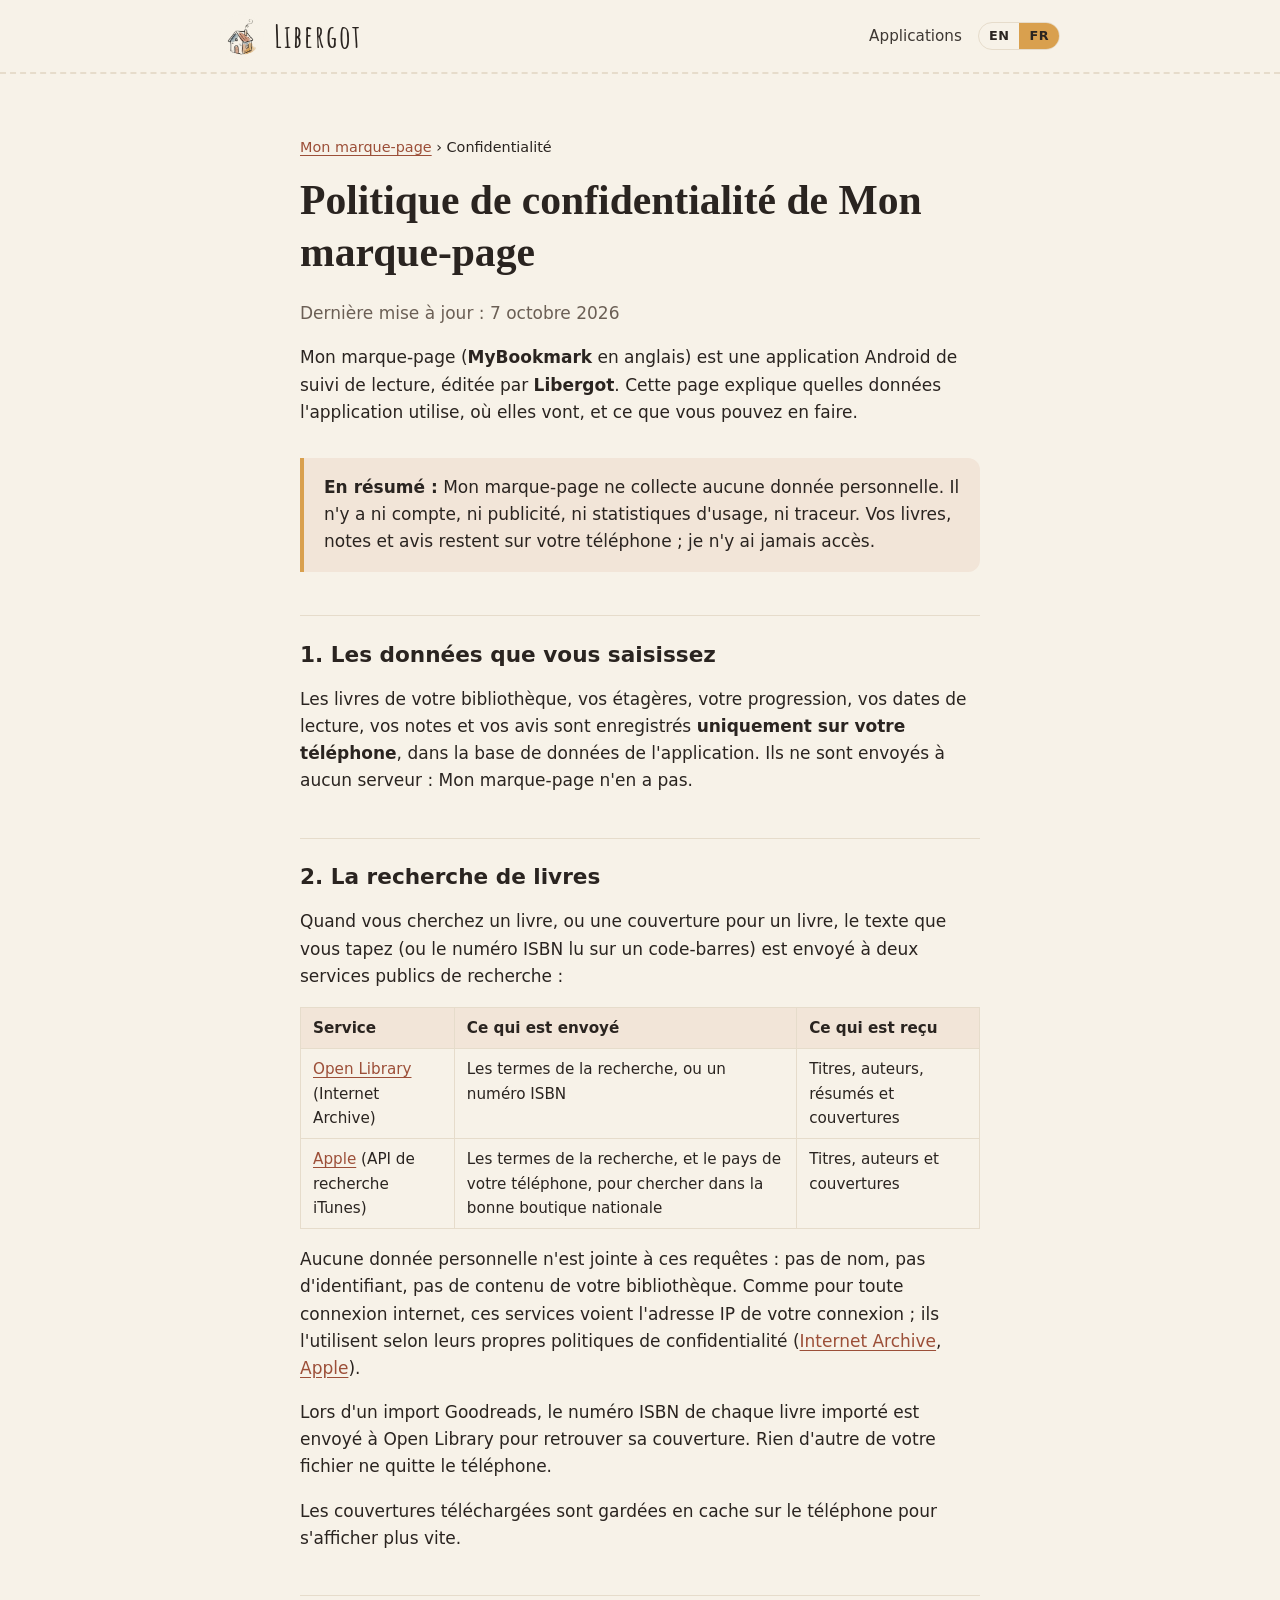
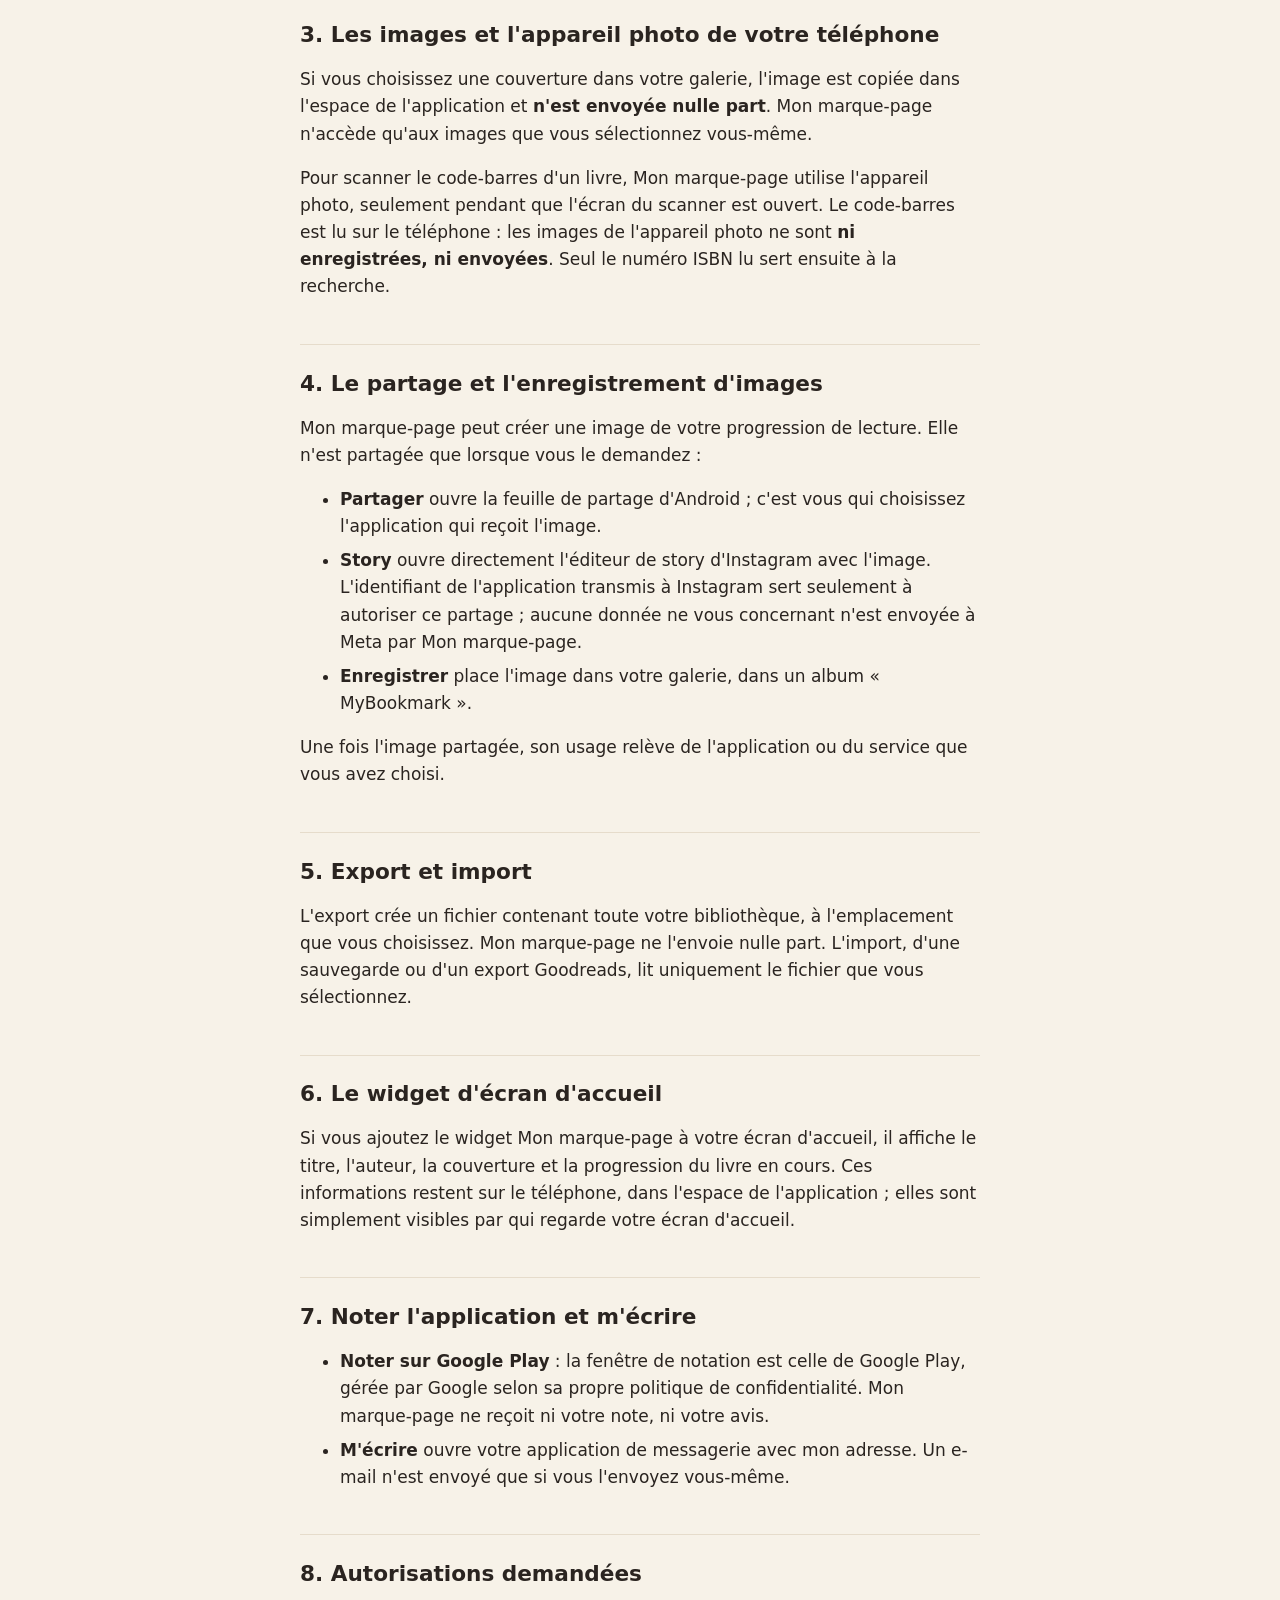
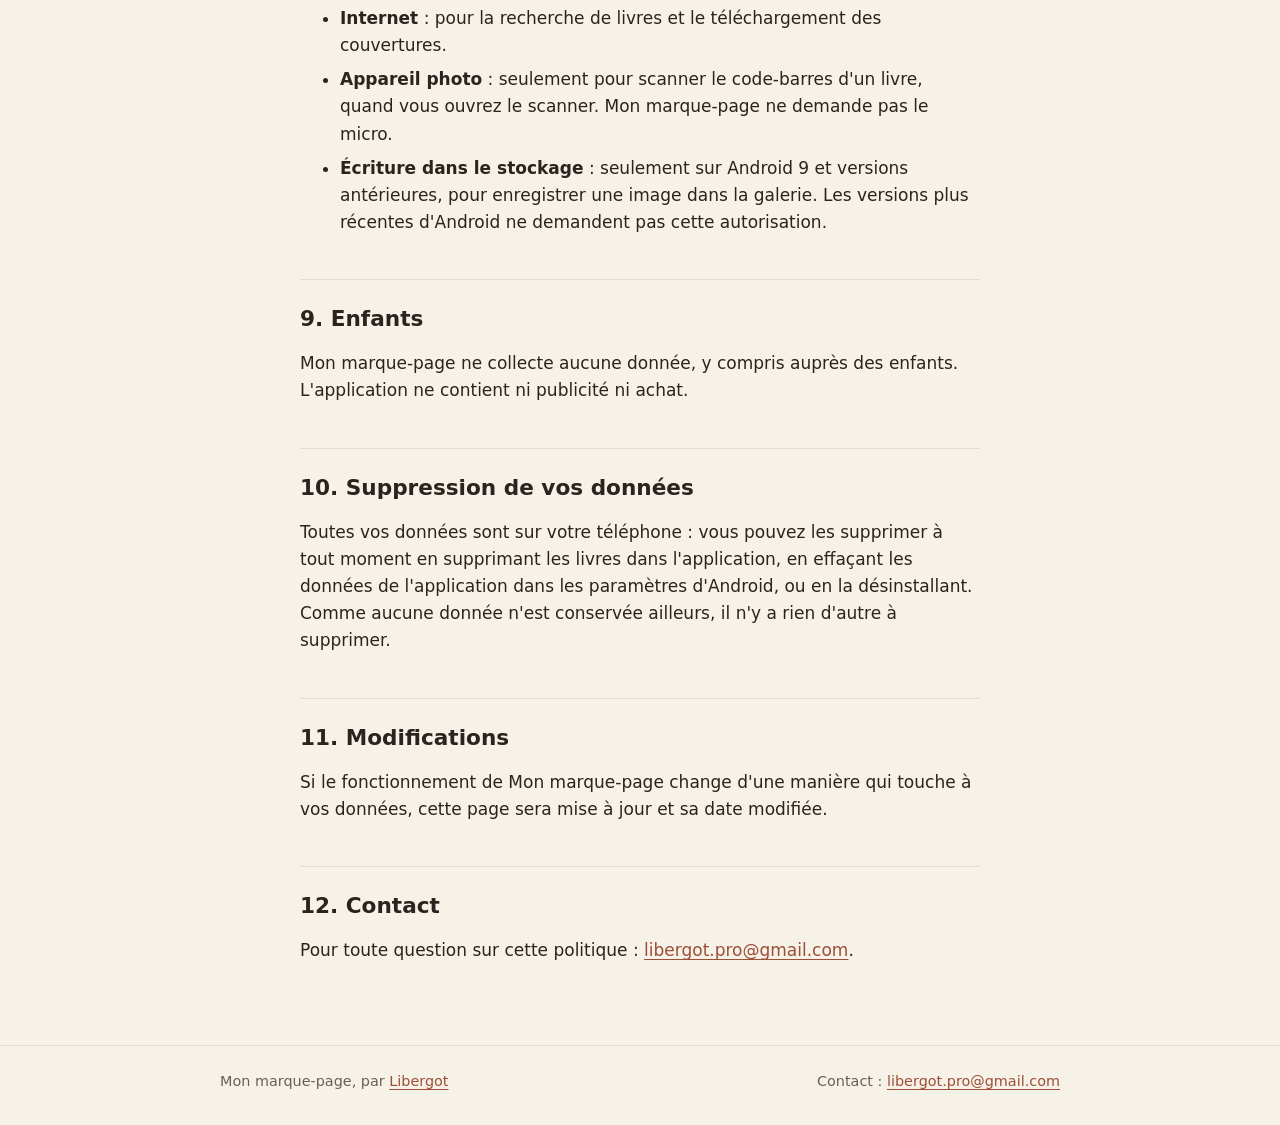
<file: mybookmark/fr/privacy/index.html>
<!doctype html>
<html lang="fr">
<head>
  <meta charset="utf-8">
  <meta name="viewport" content="width=device-width, initial-scale=1">
  <title>Mon marque-page — politique de confidentialité</title>
  <meta name="description" content="Politique de confidentialité de l'application Mon marque-page (MyBookmark) : aucune donnée collectée, tout reste sur le téléphone.">
  <link rel="icon" href="/assets/img/mybookmark-icon-180.png" type="image/png">
  <link rel="alternate" hreflang="en" href="https://benjamingott.github.io/mybookmark/privacy/">
  <link rel="alternate" hreflang="fr" href="https://benjamingott.github.io/mybookmark/fr/privacy/">
  <link rel="stylesheet" href="/assets/css/style.css">
</head>
<body>
  <header class="site-header">
    <div class="wrap">
      <a class="brand" href="/"><img src="/assets/img/libergot-maison.png" width="44" height="44" alt="">Libergot</a>
      <nav aria-label="Navigation principale">
        <a href="/#apps">Applications</a>
        <span class="lang-switch" role="group" aria-label="Langue">
          <a href="/mybookmark/privacy/" hreflang="en" lang="en">EN</a>
          <a href="/mybookmark/fr/privacy/" hreflang="fr" lang="fr" aria-current="page">FR</a>
        </span>
      </nav>
    </div>
  </header>

  <main>
    <article class="wrap narrow prose">
      <p class="breadcrumb"><a href="/mybookmark/fr/">Mon marque-page</a> › Confidentialité</p>
      <h1>Politique de confidentialité de Mon marque-page</h1>
      <p class="muted">Dernière mise à jour : 7 octobre 2026</p>

      <p>
        Mon marque-page (<strong>MyBookmark</strong> en anglais) est une
        application Android de suivi de lecture, éditée par
        <strong>Libergot</strong>. Cette page explique quelles données
        l'application utilise, où elles vont, et ce que vous pouvez en faire.
      </p>

      <p class="note">
        <strong>En résumé :</strong> Mon marque-page ne collecte aucune donnée
        personnelle. Il n'y a ni compte, ni publicité, ni statistiques d'usage,
        ni traceur. Vos livres, notes et avis restent sur votre téléphone ; je
        n'y ai jamais accès.
      </p>

      <h2>1. Les données que vous saisissez</h2>
      <p>
        Les livres de votre bibliothèque, vos étagères, votre progression, vos
        dates de lecture, vos notes et vos avis sont enregistrés
        <strong>uniquement sur votre téléphone</strong>, dans la base de données
        de l'application. Ils ne sont envoyés à aucun serveur : Mon marque-page n'en a
        pas.
      </p>

      <h2>2. La recherche de livres</h2>
      <p>
        Quand vous cherchez un livre, ou une couverture pour un livre, le texte
        que vous tapez (ou le numéro ISBN lu sur un code-barres) est envoyé à
        deux services publics de recherche :
      </p>
      <table>
        <thead>
          <tr><th>Service</th><th>Ce qui est envoyé</th><th>Ce qui est reçu</th></tr>
        </thead>
        <tbody>
          <tr>
            <td><a href="https://openlibrary.org/">Open Library</a> (Internet Archive)</td>
            <td>Les termes de la recherche, ou un numéro ISBN</td>
            <td>Titres, auteurs, résumés et couvertures</td>
          </tr>
          <tr>
            <td><a href="https://www.apple.com/fr/legal/privacy/">Apple</a> (API de recherche iTunes)</td>
            <td>Les termes de la recherche, et le pays de votre téléphone, pour chercher dans la bonne boutique nationale</td>
            <td>Titres, auteurs et couvertures</td>
          </tr>
        </tbody>
      </table>
      <p>
        Aucune donnée personnelle n'est jointe à ces requêtes : pas de nom, pas
        d'identifiant, pas de contenu de votre bibliothèque. Comme pour toute
        connexion internet, ces services voient l'adresse IP de votre connexion ;
        ils l'utilisent selon leurs propres politiques de confidentialité
        (<a href="https://archive.org/about/terms.php">Internet Archive</a>,
        <a href="https://www.apple.com/fr/legal/privacy/">Apple</a>).
      </p>
      <p>
        Lors d'un import Goodreads, le numéro ISBN de chaque livre importé est
        envoyé à Open Library pour retrouver sa couverture. Rien d'autre de
        votre fichier ne quitte le téléphone.
      </p>
      <p>
        Les couvertures téléchargées sont gardées en cache sur le téléphone pour
        s'afficher plus vite.
      </p>

      <h2>3. Les images et l'appareil photo de votre téléphone</h2>
      <p>
        Si vous choisissez une couverture dans votre galerie, l'image est copiée
        dans l'espace de l'application et <strong>n'est envoyée nulle
        part</strong>. Mon marque-page n'accède qu'aux images que vous sélectionnez
        vous-même.
      </p>
      <p>
        Pour scanner le code-barres d'un livre, Mon marque-page utilise
        l'appareil photo, seulement pendant que l'écran du scanner est ouvert.
        Le code-barres est lu sur le téléphone : les images de l'appareil photo
        ne sont <strong>ni enregistrées, ni envoyées</strong>. Seul le numéro
        ISBN lu sert ensuite à la recherche.
      </p>

      <h2>4. Le partage et l'enregistrement d'images</h2>
      <p>
        Mon marque-page peut créer une image de votre progression de lecture. Elle
        n'est partagée que lorsque vous le demandez :
      </p>
      <ul>
        <li>
          <strong>Partager</strong> ouvre la feuille de partage d'Android ; c'est
          vous qui choisissez l'application qui reçoit l'image.
        </li>
        <li>
          <strong>Story</strong> ouvre directement l'éditeur de story d'Instagram
          avec l'image. L'identifiant de l'application transmis à Instagram sert
          seulement à autoriser ce partage ; aucune donnée ne vous concernant
          n'est envoyée à Meta par Mon marque-page.
        </li>
        <li>
          <strong>Enregistrer</strong> place l'image dans votre galerie, dans un
          album « MyBookmark ».
        </li>
      </ul>
      <p>
        Une fois l'image partagée, son usage relève de l'application ou du
        service que vous avez choisi.
      </p>

      <h2>5. Export et import</h2>
      <p>
        L'export crée un fichier contenant toute votre bibliothèque, à
        l'emplacement que vous choisissez. Mon marque-page ne l'envoie nulle part.
        L'import, d'une sauvegarde ou d'un export Goodreads, lit uniquement le
        fichier que vous sélectionnez.
      </p>

      <h2>6. Le widget d'écran d'accueil</h2>
      <p>
        Si vous ajoutez le widget Mon marque-page à votre écran d'accueil, il
        affiche le titre, l'auteur, la couverture et la progression du livre en
        cours. Ces informations restent sur le téléphone, dans l'espace de
        l'application ; elles sont simplement visibles par qui regarde votre
        écran d'accueil.
      </p>

      <h2>7. Noter l'application et m'écrire</h2>
      <ul>
        <li>
          <strong>Noter sur Google Play</strong> : la fenêtre de notation est
          celle de Google Play, gérée par Google selon sa propre politique de
          confidentialité. Mon marque-page ne reçoit ni votre note, ni votre
          avis.
        </li>
        <li>
          <strong>M'écrire</strong> ouvre votre application de messagerie avec
          mon adresse. Un e-mail n'est envoyé que si vous l'envoyez vous-même.
        </li>
      </ul>

      <h2>8. Autorisations demandées</h2>
      <ul>
        <li><strong>Internet</strong> : pour la recherche de livres et le téléchargement des couvertures.</li>
        <li>
          <strong>Appareil photo</strong> : seulement pour scanner le code-barres
          d'un livre, quand vous ouvrez le scanner. Mon marque-page ne demande
          pas le micro.
        </li>
        <li>
          <strong>Écriture dans le stockage</strong> : seulement sur Android 9 et
          versions antérieures, pour enregistrer une image dans la galerie. Les
          versions plus récentes d'Android ne demandent pas cette autorisation.
        </li>
      </ul>

      <h2>9. Enfants</h2>
      <p>
        Mon marque-page ne collecte aucune donnée, y compris auprès des enfants.
        L'application ne contient ni publicité ni achat.
      </p>

      <h2>10. Suppression de vos données</h2>
      <p>
        Toutes vos données sont sur votre téléphone : vous pouvez les supprimer à
        tout moment en supprimant les livres dans l'application, en effaçant les
        données de l'application dans les paramètres d'Android, ou en la
        désinstallant. Comme aucune donnée n'est conservée ailleurs, il n'y a
        rien d'autre à supprimer.
      </p>

      <h2>11. Modifications</h2>
      <p>
        Si le fonctionnement de Mon marque-page change d'une manière qui touche à vos
        données, cette page sera mise à jour et sa date modifiée.
      </p>

      <h2>12. Contact</h2>
      <p>
        Pour toute question sur cette politique :
        <a href="mailto:libergot.pro@gmail.com">libergot.pro@gmail.com</a>.
      </p>
    </article>
  </main>

  <footer class="site-footer">
    <div class="wrap">
      <span>Mon marque-page, par <a href="/">Libergot</a></span>
      <span>Contact : <a href="mailto:libergot.pro@gmail.com">libergot.pro@gmail.com</a></span>
    </div>
  </footer>
</body>
</html>
</file>
<file: assets/css/style.css>
/* Libergot website: one stylesheet for every page.
   Colours taken from the logo: cream paper, ink, and its watercolours
   (slate blue, terracotta roof, ochre wall, pink door). */

@font-face {
  font-family: "Amatic SC";
  font-style: normal;
  font-weight: 700;
  font-display: swap;
  /* Self-hosted (SIL Open Font License): no request to Google. */
  src: url("/assets/fonts/amatic-sc-700.woff2") format("woff2");
}

:root {
  --paper: #f7f2e8;
  --surface: #fffdf8;
  --ink: #2a2420;
  --muted: #6b5f55;
  --line: #e6dccb;
  /* Historical names, kept so every rule still applies: --green is the
     main accent (terracotta), --yellow the highlight (ochre). */
  --green: #a4553f;
  --green-soft: #f2e5d8;
  --yellow: #d9a04e;
  --blue: #8fa7b6;
  --blue-soft: #e4ebee;
  --link: #9c4f38;
  --radius: 18px;
  --shadow: 0 1px 2px rgb(42 36 32 / 6%), 0 8px 24px rgb(42 36 32 / 7%);
  --hand: "Amatic SC", "Comic Sans MS", cursive;
  --on-accent: #ffffff;
  color-scheme: light;
}

@media (prefers-color-scheme: dark) {
  :root {
    --paper: #1e1a16;
    --surface: #27221d;
    --ink: #f3ede3;
    --muted: #b8ada0;
    --line: #3a332c;
    --green: #c9775f;
    --green-soft: #33281f;
    --blue-soft: #232a2d;
    --link: #e3a37f;
    --on-accent: #1e1a16;
    --shadow: none;
    color-scheme: dark;
  }
}

*,
*::before,
*::after {
  box-sizing: border-box;
}

html {
  -webkit-text-size-adjust: 100%;
}

body {
  margin: 0;
  background: var(--paper);
  color: var(--ink);
  font: 17px/1.6 system-ui, -apple-system, "Segoe UI", Roboto, sans-serif;
}

a {
  color: var(--link);
  text-underline-offset: 3px;
}

a:focus-visible,
.button:focus-visible {
  outline: 3px solid var(--yellow);
  outline-offset: 3px;
  border-radius: 6px;
}

img {
  max-width: 100%;
  height: auto;
}

.wrap {
  max-width: 880px;
  margin: 0 auto;
  padding: 0 20px;
}

.narrow {
  max-width: 720px;
}

/* Header and footer */

.site-header {
  background: var(--paper);
  border-bottom: 2px dashed var(--line);
  color: var(--ink);
}

.site-header .wrap {
  display: flex;
  align-items: center;
  justify-content: space-between;
  gap: 16px;
  min-height: 72px;
}

.brand {
  display: inline-flex;
  align-items: center;
  gap: 10px;
  color: var(--ink);
  font-family: var(--hand);
  font-size: 2rem;
  font-weight: 700;
  letter-spacing: 0.06em;
  line-height: 1;
  text-decoration: none;
}

/* The little house, always on paper (also in dark mode). */
.brand img {
  width: 44px;
  height: 44px;
  background: #f7f2e8;
  border-radius: 50%;
  padding: 3px;
}

.site-header nav {
  display: flex;
  align-items: center;
  gap: 16px;
}

.site-header nav a {
  color: var(--ink);
  font-size: 0.95rem;
  text-decoration: none;
  opacity: 0.9;
}

.site-header nav a:hover {
  opacity: 1;
  text-decoration: underline;
}

main {
  padding: 48px 0 64px;
}

.site-footer {
  border-top: 1px solid var(--line);
  color: var(--muted);
  font-size: 0.9rem;
  padding: 24px 0 32px;
}

.site-footer .wrap {
  display: flex;
  flex-wrap: wrap;
  gap: 8px 24px;
  justify-content: space-between;
}

/* Language switch: two small pills, the current language filled in. */

.lang-switch {
  display: inline-flex;
  border: 1px solid var(--line);
  border-radius: 999px;
  overflow: hidden;
}

.site-header .lang-switch a {
  font-size: 0.8rem;
  font-weight: 600;
  letter-spacing: 0.04em;
  opacity: 1;
  padding: 3px 10px;
}

.site-header .lang-switch a[aria-current="page"] {
  background: var(--yellow);
  color: #2a2420;
}

.site-header .lang-switch a:not([aria-current]):hover {
  background: var(--green-soft);
  text-decoration: none;
}

/* Typography */

h1,
h2,
h3 {
  line-height: 1.25;
  margin: 0 0 0.5em;
}

h1 {
  font-family: Georgia, "Times New Roman", serif;
  font-size: clamp(2rem, 5vw, 2.6rem);
}

h2 {
  font-size: 1.35rem;
  margin-top: 2em;
}

h3 {
  font-size: 1.1rem;
}

.lead {
  color: var(--muted);
  font-size: 1.15rem;
  max-width: 38em;
}

.muted {
  color: var(--muted);
}

/* Home: the logo on its watercolour wash, then the apps */

.home-hero {
  position: relative;
  text-align: center;
  padding: 8px 0 16px;
}

/* Two soft watercolour blots behind the logo (blue and ochre). */
.home-hero::before {
  content: "";
  position: absolute;
  inset: -10px 0 auto;
  height: 360px;
  background:
    radial-gradient(closest-side, rgb(143 167 182 / 22%), transparent) 22% 30% / 260px 220px no-repeat,
    radial-gradient(closest-side, rgb(217 160 78 / 20%), transparent) 78% 55% / 280px 220px no-repeat;
  pointer-events: none;
  z-index: -1;
}

.home-logo {
  display: block;
  width: min(300px, 70vw);
  margin: 0 auto;
  border: 1px solid var(--line);
  border-radius: 28px;
  box-shadow: var(--shadow);
  /* The logo keeps its own paper, even in dark mode. */
  background: #f7f2e8;
}

.home-hero h1 {
  font-family: var(--hand);
  font-size: clamp(2.6rem, 7vw, 3.6rem);
  letter-spacing: 0.03em;
  margin-top: 8px;
}

.home-hero .lead {
  margin: 0 auto;
}

.home-section {
  text-align: center;
  font-family: var(--hand);
  font-size: 2.2rem;
  letter-spacing: 0.05em;
}

/* App cards */

.apps {
  display: grid;
  gap: 20px;
  grid-template-columns: repeat(auto-fill, minmax(min(100%, 340px), 1fr));
  margin-top: 32px;
  padding: 0;
  list-style: none;
}

.app-card {
  display: flex;
  gap: 16px;
  align-items: center;
  background: var(--surface);
  border: 1px solid var(--line);
  border-radius: var(--radius);
  box-shadow: var(--shadow);
  color: inherit;
  padding: 20px;
  text-decoration: none;
  transition: transform 0.15s ease;
}

.app-card:hover {
  transform: translateY(-2px);
  border-color: var(--yellow);
}

.app-card h3 {
  margin: 0 0 4px;
}

.app-card p {
  color: var(--muted);
  margin: 0;
  font-size: 0.95rem;
}

.app-icon {
  border-radius: 22%;
  flex: none;
}

/* App page */

.hero {
  display: flex;
  flex-wrap: wrap;
  gap: 24px 32px;
  align-items: center;
}

.hero .app-icon {
  box-shadow: var(--shadow);
}

.hero-text {
  flex: 1 1 320px;
}

.actions {
  display: flex;
  flex-wrap: wrap;
  gap: 12px;
  margin-top: 20px;
}

.button {
  display: inline-block;
  background: var(--green);
  border-radius: 999px;
  color: var(--on-accent);
  font-weight: 600;
  padding: 10px 22px;
  text-decoration: none;
}

.button.secondary {
  background: transparent;
  border: 2px solid var(--line);
  color: var(--ink);
}

.button[aria-disabled="true"] {
  opacity: 0.6;
  pointer-events: none;
}

.features {
  display: grid;
  gap: 16px;
  grid-template-columns: repeat(auto-fill, minmax(240px, 1fr));
  margin: 24px 0 0;
  padding: 0;
  list-style: none;
}

.features li {
  background: var(--surface);
  border: 1px solid var(--line);
  border-radius: var(--radius);
  padding: 18px 20px;
}

.features strong {
  display: block;
  margin-bottom: 4px;
}

.features span {
  color: var(--muted);
  font-size: 0.95rem;
}

.note {
  background: var(--green-soft);
  border-left: 4px solid var(--yellow);
  border-radius: 0 12px 12px 0;
  margin: 32px 0 0;
  padding: 16px 20px;
}

/* Screenshot strip: the panels touch, so the picture reads as one. */

.gallery {
  margin: 40px 0 8px;
}

.gallery-track {
  display: flex;
  overflow-x: auto;
  scroll-snap-type: x proximity;
  scrollbar-width: thin;
  scrollbar-color: var(--green) transparent;
  /* Starts aligned with the text, and can still scroll to the edges. */
  padding: 0 max(20px, calc((100vw - 880px) / 2 + 20px)) 12px;
  scroll-padding: 0 max(20px, calc((100vw - 880px) / 2 + 20px));
}

.gallery-track:focus-visible {
  outline: 3px solid var(--yellow);
  outline-offset: -3px;
}

.gallery-track img {
  flex: none;
  width: auto;
  /* On a phone, the next panel peeks in: a hint that the strip scrolls. */
  height: clamp(300px, min(52vh, 100vw), 440px);
  scroll-snap-align: start;
}

.gallery-track img:first-child {
  border-radius: 20px 0 0 20px;
}

.gallery-track img:last-child {
  border-radius: 0 20px 20px 0;
}

/* Landscape screenshots (games): separate rounded frames, side by side. */

.gallery-track.landscape {
  gap: 16px;
}

.gallery-track.landscape img {
  height: clamp(190px, min(36vh, 52vw), 340px);
  border-radius: 16px;
  box-shadow: var(--shadow);
}

/* Trailer (game pages) */

.trailer {
  margin-top: 40px;
}

.trailer h2 {
  text-align: center;
}

.trailer video {
  display: block;
  /* Assez grande pour lire les légendes, sans écraser la page. */
  width: min(100%, 640px);
  margin: 0 auto;
  height: auto;
  aspect-ratio: 16 / 9;
  border-radius: 16px;
  background: var(--ink);
  box-shadow: var(--shadow);
}

/* Long-form text (privacy policy) */

.prose h2 {
  border-top: 1px solid var(--line);
  padding-top: 1.2em;
}

.prose li {
  margin-bottom: 0.4em;
}

.prose table {
  border-collapse: collapse;
  display: block;
  font-size: 0.95rem;
  margin: 1em 0;
  overflow-x: auto;
  width: 100%;
}

.prose th,
.prose td {
  border: 1px solid var(--line);
  padding: 8px 12px;
  text-align: left;
  vertical-align: top;
}

.prose th {
  background: var(--green-soft);
}

.breadcrumb {
  font-size: 0.9rem;
  margin-bottom: 16px;
}

@media (prefers-reduced-motion: reduce) {
  .app-card {
    transition: none;
  }
}
</file>
